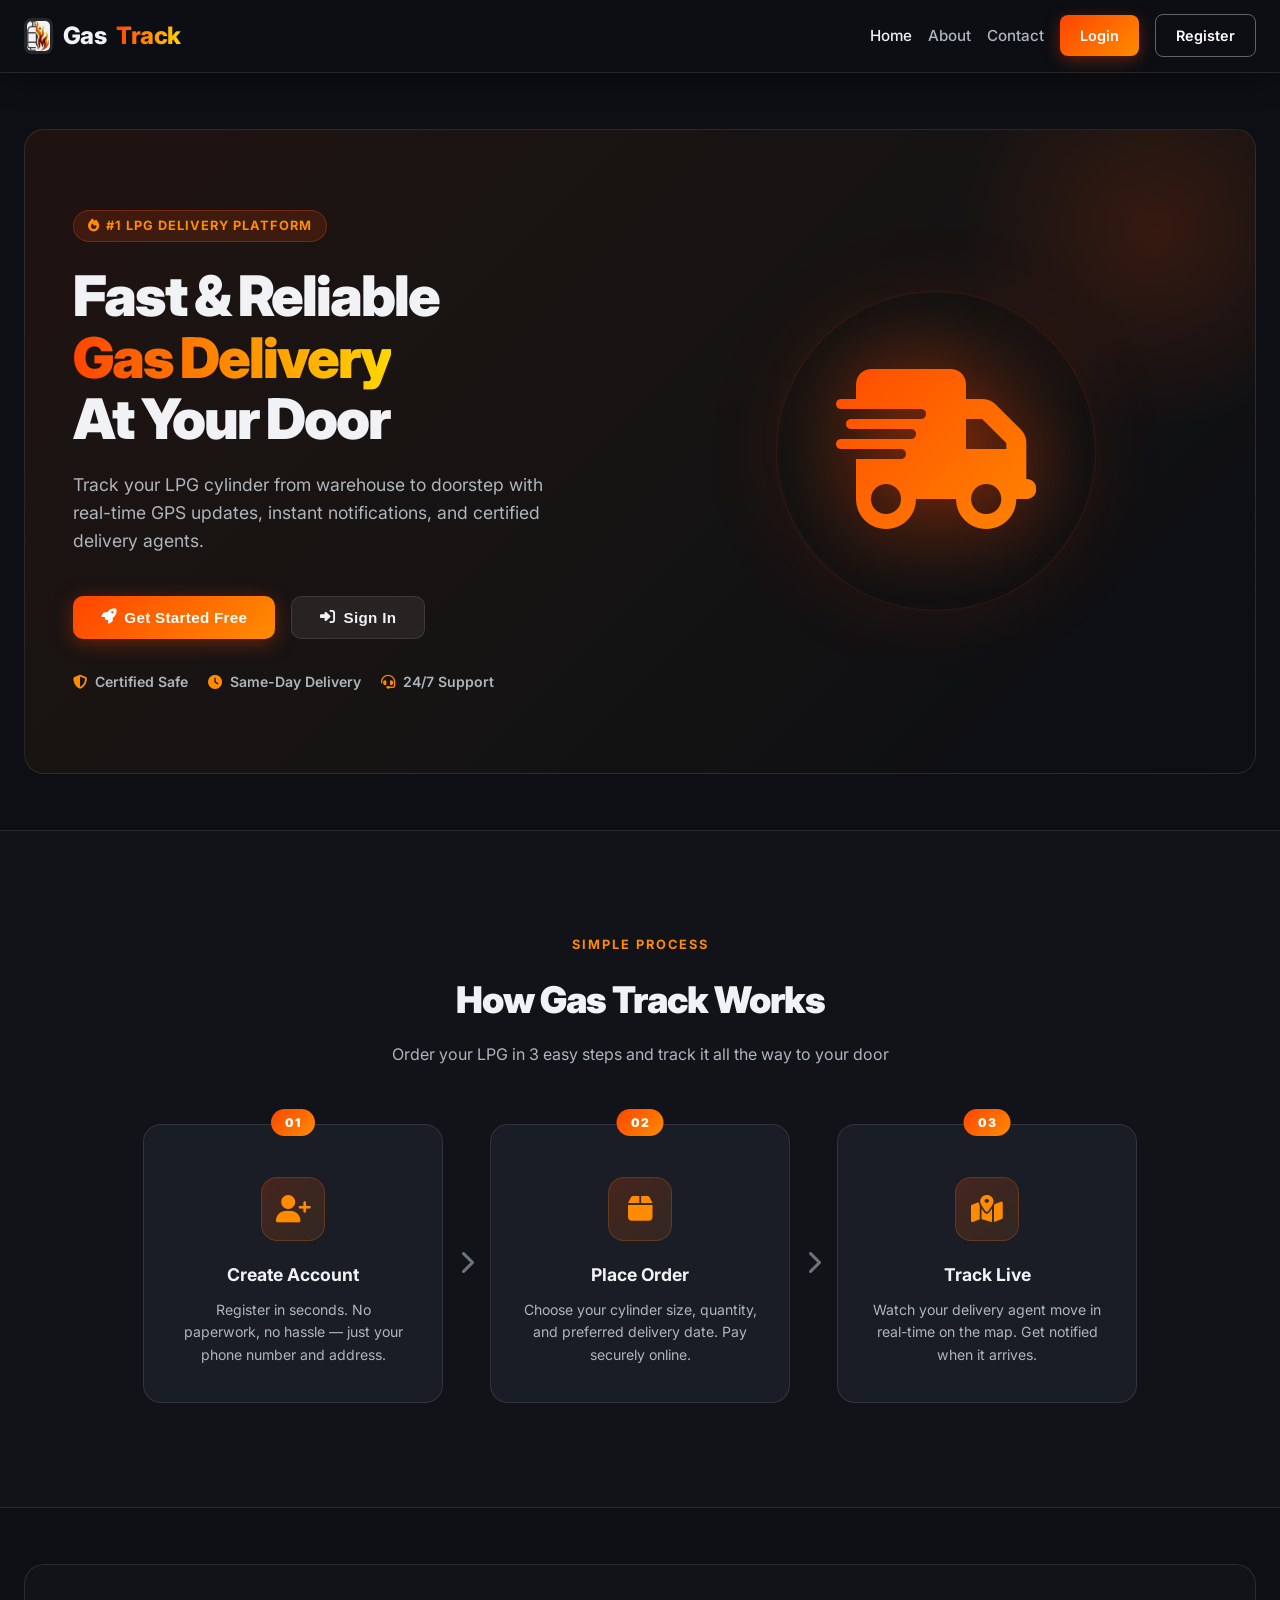
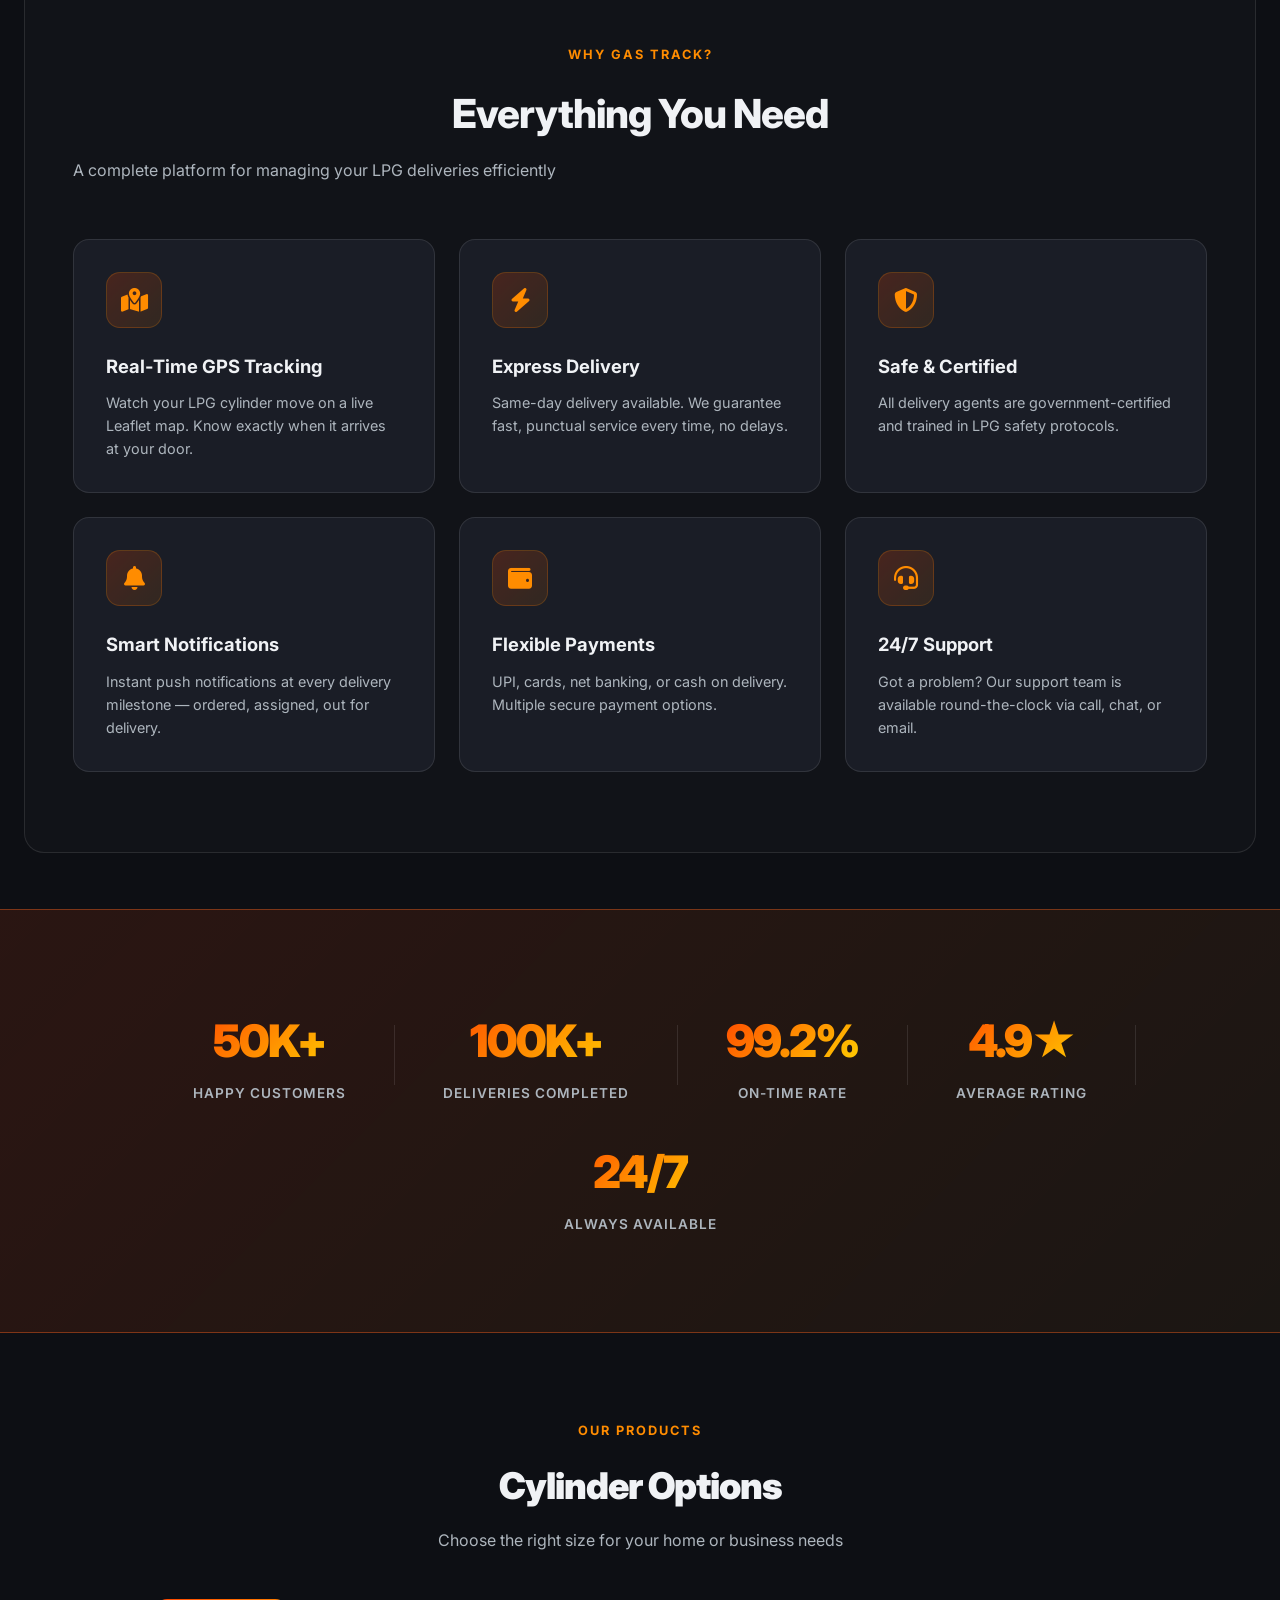
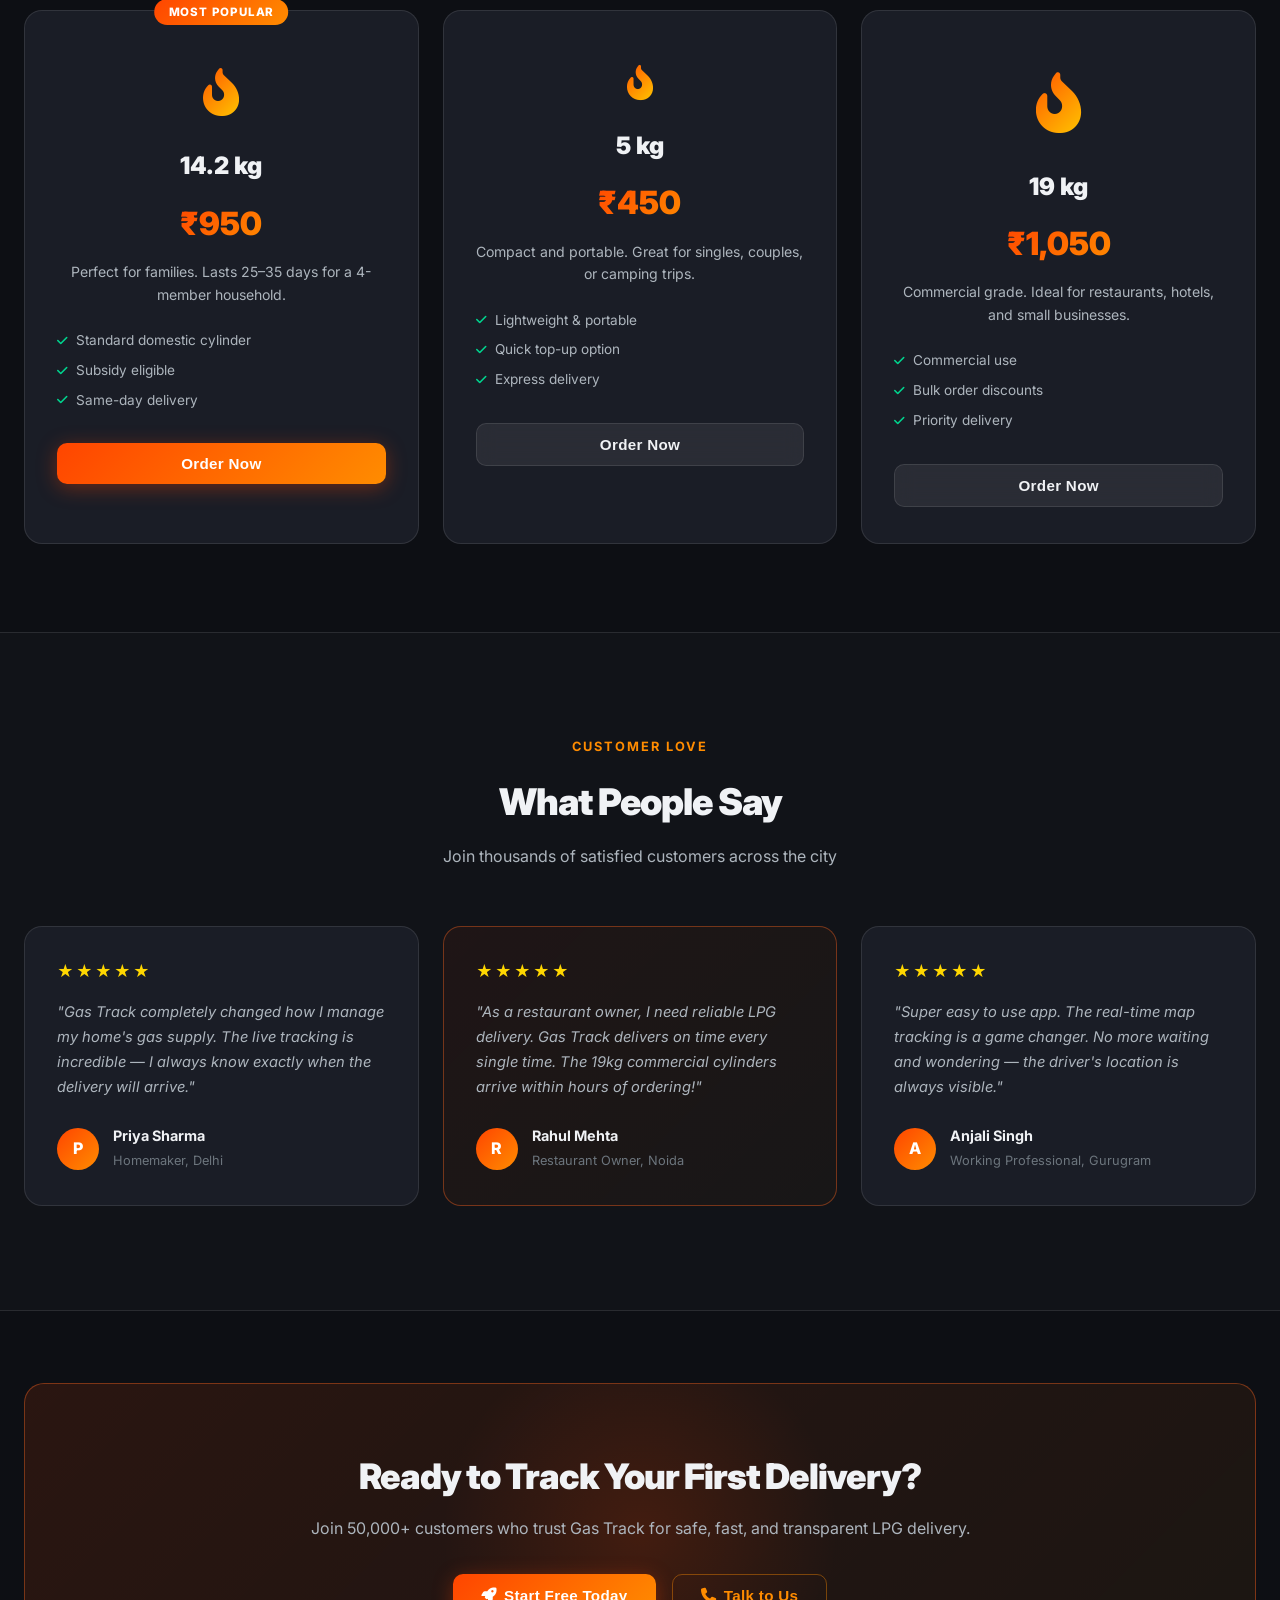
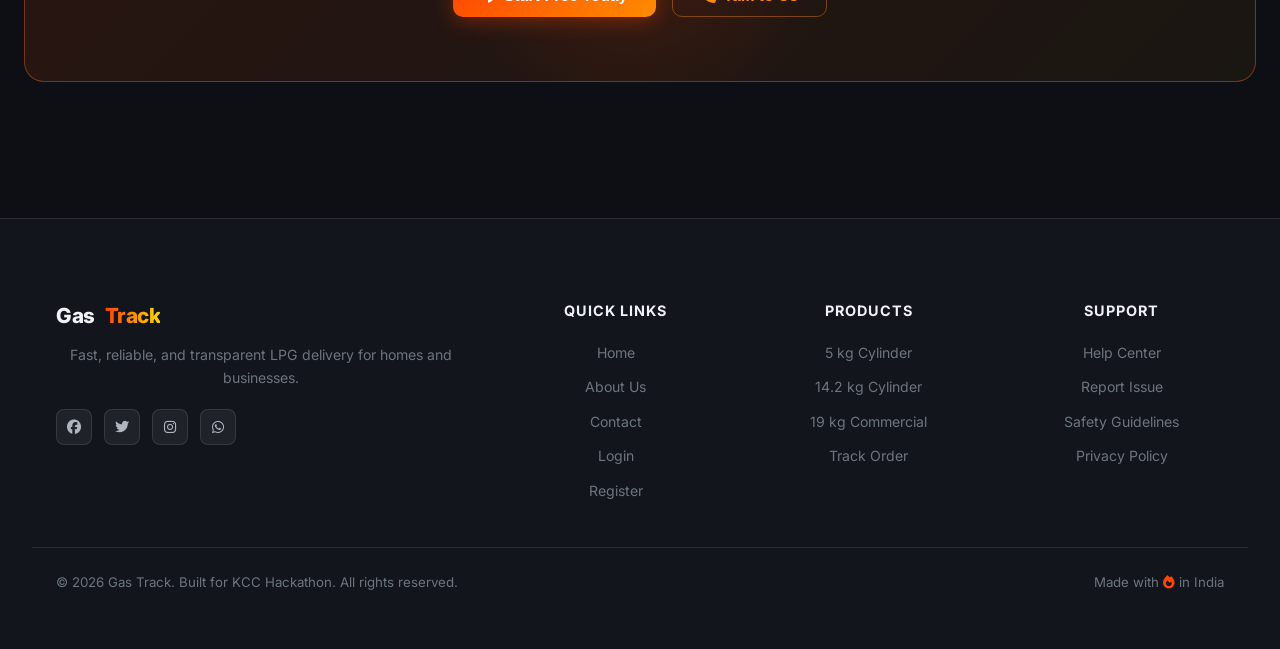
<file: index.html>
<!DOCTYPE html>
<html lang="en">
<head>
    <meta charset="UTF-8">
    <meta name="viewport" content="width=device-width, initial-scale=1.0">
    <title>Gas Track - Fast & Reliable LPG Delivery</title>
    <meta name="description" content="Gas Track — real-time LPG cylinder delivery tracking. Order, track, and receive your gas at the doorstep.">
    <link rel="stylesheet" href="https://cdnjs.cloudflare.com/ajax/libs/font-awesome/6.4.0/css/all.min.css">
    <link rel="stylesheet" href="style.css">
</head>
<body>
    <nav class="navbar">
        <div class="nav-content">
            <div class="logo">
                <img src="logo.PNG" alt="Logo" class="nav-logo">
                Gas<span>Track</span>
            </div>
            <div class="nav-links">
                <a href="index.html" class="nav-link active">Home</a>
                <a href="about.html" class="nav-link">About</a>
                <a href="contact.html" class="nav-link">Contact</a>
                <a href="login.html" class="nav-btn">Login</a>
                <a href="register.html" class="nav-btn nav-btn-outline">Register</a>
            </div>
            <button class="hamburger" id="hamburger" onclick="toggleMobileMenu()">
                <i class="fas fa-bars"></i>
            </button>
        </div>
        <div class="mobile-menu" id="mobileMenu">
            <a href="index.html" class="nav-link active">Home</a>
            <a href="about.html" class="nav-link">About</a>
            <a href="contact.html" class="nav-link">Contact</a>
            <a href="login.html" class="nav-link">Login</a>
            <a href="register.html" class="nav-link">Register</a>
        </div>
    </nav>

    <!-- ── Hero ── -->
    <div class="container">
        <section class="hero">
            <div class="hero-content">
                <div class="hero-badge"><i class="fas fa-fire"></i> #1 LPG Delivery Platform</div>
                <h1>
                    Fast &amp; Reliable<br>
                    <span class="gradient-text">Gas Delivery</span><br>
                    At Your Door
                </h1>
                <p>Track your LPG cylinder from warehouse to doorstep with real-time GPS updates, instant notifications, and certified delivery agents.</p>
                <div class="hero-buttons">
                    <button class="btn btn-primary" onclick="goTo('register.html')">
                        <i class="fas fa-rocket"></i> Get Started Free
                    </button>
                    <button class="btn btn-secondary" onclick="goTo('login.html')">
                        <i class="fas fa-sign-in-alt"></i> Sign In
                    </button>
                </div>
                <div class="hero-trust">
                    <div class="trust-item"><i class="fas fa-shield-halved"></i> Certified Safe</div>
                    <div class="trust-item"><i class="fas fa-clock"></i> Same-Day Delivery</div>
                    <div class="trust-item"><i class="fas fa-headset"></i> 24/7 Support</div>
                </div>
            </div>
            <div class="hero-image">
                <div class="hero-glow-ring">
                    <div class="illustration"><i class="fas fa-truck-fast"></i></div>
                </div>
            </div>
        </section>
    </div>

    <!-- ── How It Works ── -->
    <section class="how-it-works">
        <div class="container">
            <div class="section-label">Simple Process</div>
            <h2 class="section-title">How Gas Track Works</h2>
            <p class="section-subtitle">Order your LPG in 3 easy steps and track it all the way to your door</p>
            <div class="steps-grid">
                <div class="step-card">
                    <div class="step-number">01</div>
                    <div class="step-icon"><i class="fas fa-user-plus"></i></div>
                    <h3>Create Account</h3>
                    <p>Register in seconds. No paperwork, no hassle — just your phone number and address.</p>
                </div>
                <div class="step-connector"><i class="fas fa-chevron-right"></i></div>
                <div class="step-card">
                    <div class="step-number">02</div>
                    <div class="step-icon"><i class="fas fa-box"></i></div>
                    <h3>Place Order</h3>
                    <p>Choose your cylinder size, quantity, and preferred delivery date. Pay securely online.</p>
                </div>
                <div class="step-connector"><i class="fas fa-chevron-right"></i></div>
                <div class="step-card">
                    <div class="step-number">03</div>
                    <div class="step-icon"><i class="fas fa-map-location-dot"></i></div>
                    <h3>Track Live</h3>
                    <p>Watch your delivery agent move in real-time on the map. Get notified when it arrives.</p>
                </div>
            </div>
        </div>
    </section>

    <!-- ── Features ── -->
    <div class="container">
        <section class="features">
            <div class="section-label">Why Gas Track?</div>
            <h2 class="section-title">Everything You Need</h2>
            <p class="section-subtitle">A complete platform for managing your LPG deliveries efficiently</p>
            <div class="features-grid">
                <div class="feature-card">
                    <div class="feature-icon"><i class="fas fa-map-location-dot"></i></div>
                    <h3>Real-Time GPS Tracking</h3>
                    <p>Watch your LPG cylinder move on a live Leaflet map. Know exactly when it arrives at your door.</p>
                </div>
                <div class="feature-card">
                    <div class="feature-icon"><i class="fas fa-bolt"></i></div>
                    <h3>Express Delivery</h3>
                    <p>Same-day delivery available. We guarantee fast, punctual service every time, no delays.</p>
                </div>
                <div class="feature-card">
                    <div class="feature-icon"><i class="fas fa-shield-halved"></i></div>
                    <h3>Safe &amp; Certified</h3>
                    <p>All delivery agents are government-certified and trained in LPG safety protocols.</p>
                </div>
                <div class="feature-card">
                    <div class="feature-icon"><i class="fas fa-bell"></i></div>
                    <h3>Smart Notifications</h3>
                    <p>Instant push notifications at every delivery milestone — ordered, assigned, out for delivery.</p>
                </div>
                <div class="feature-card">
                    <div class="feature-icon"><i class="fas fa-wallet"></i></div>
                    <h3>Flexible Payments</h3>
                    <p>UPI, cards, net banking, or cash on delivery. Multiple secure payment options.</p>
                </div>
                <div class="feature-card">
                    <div class="feature-icon"><i class="fas fa-headset"></i></div>
                    <h3>24/7 Support</h3>
                    <p>Got a problem? Our support team is available round-the-clock via call, chat, or email.</p>
                </div>
            </div>
        </section>
    </div>

    <!-- ── Stats ── -->
    <section class="stats-banner">
        <div class="container">
            <div class="stats-inner">
                <div class="stat-item">
                    <h3>50K+</h3>
                    <p>Happy Customers</p>
                </div>
                <div class="stat-divider"></div>
                <div class="stat-item">
                    <h3>100K+</h3>
                    <p>Deliveries Completed</p>
                </div>
                <div class="stat-divider"></div>
                <div class="stat-item">
                    <h3>99.2%</h3>
                    <p>On-Time Rate</p>
                </div>
                <div class="stat-divider"></div>
                <div class="stat-item">
                    <h3>4.9★</h3>
                    <p>Average Rating</p>
                </div>
                <div class="stat-divider"></div>
                <div class="stat-item">
                    <h3>24/7</h3>
                    <p>Always Available</p>
                </div>
            </div>
        </div>
    </section>

    <!-- ── Cylinder Types ── -->
    <div class="container">
        <section class="cylinders-section">
            <div class="section-label">Our Products</div>
            <h2 class="section-title">Cylinder Options</h2>
            <p class="section-subtitle">Choose the right size for your home or business needs</p>
            <div class="cylinders-grid">
                <div class="cylinder-card">
                    <div class="cylinder-icon"><i class="fas fa-fire-flame-curved"></i></div>
                    <div class="cylinder-badge popular">Most Popular</div>
                    <h3>14.2 kg</h3>
                    <div class="cylinder-price">₹950</div>
                    <p>Perfect for families. Lasts 25–35 days for a 4-member household.</p>
                    <ul class="cylinder-features">
                        <li><i class="fas fa-check"></i> Standard domestic cylinder</li>
                        <li><i class="fas fa-check"></i> Subsidy eligible</li>
                        <li><i class="fas fa-check"></i> Same-day delivery</li>
                    </ul>
                    <button class="btn btn-primary" onclick="goTo('register.html')">Order Now</button>
                </div>
                <div class="cylinder-card">
                    <div class="cylinder-icon small"><i class="fas fa-fire-flame-curved"></i></div>
                    <h3>5 kg</h3>
                    <div class="cylinder-price">₹450</div>
                    <p>Compact and portable. Great for singles, couples, or camping trips.</p>
                    <ul class="cylinder-features">
                        <li><i class="fas fa-check"></i> Lightweight & portable</li>
                        <li><i class="fas fa-check"></i> Quick top-up option</li>
                        <li><i class="fas fa-check"></i> Express delivery</li>
                    </ul>
                    <button class="btn btn-secondary" onclick="goTo('register.html')">Order Now</button>
                </div>
                <div class="cylinder-card">
                    <div class="cylinder-icon large"><i class="fas fa-fire-flame-curved"></i></div>
                    <h3>19 kg</h3>
                    <div class="cylinder-price">₹1,050</div>
                    <p>Commercial grade. Ideal for restaurants, hotels, and small businesses.</p>
                    <ul class="cylinder-features">
                        <li><i class="fas fa-check"></i> Commercial use</li>
                        <li><i class="fas fa-check"></i> Bulk order discounts</li>
                        <li><i class="fas fa-check"></i> Priority delivery</li>
                    </ul>
                    <button class="btn btn-secondary" onclick="goTo('register.html')">Order Now</button>
                </div>
            </div>
        </section>
    </div>

    <!-- ── Testimonials ── -->
    <section class="testimonials-section">
        <div class="container">
            <div class="section-label">Customer Love</div>
            <h2 class="section-title">What People Say</h2>
            <p class="section-subtitle">Join thousands of satisfied customers across the city</p>
            <div class="testimonials-grid">
                <div class="testimonial-card">
                    <div class="testimonial-stars">★★★★★</div>
                    <p>"Gas Track completely changed how I manage my home's gas supply. The live tracking is incredible — I always know exactly when the delivery will arrive."</p>
                    <div class="testimonial-author">
                        <div class="author-avatar">P</div>
                        <div class="author-info">
                            <strong>Priya Sharma</strong>
                            <span>Homemaker, Delhi</span>
                        </div>
                    </div>
                </div>
                <div class="testimonial-card featured">
                    <div class="testimonial-stars">★★★★★</div>
                    <p>"As a restaurant owner, I need reliable LPG delivery. Gas Track delivers on time every single time. The 19kg commercial cylinders arrive within hours of ordering!"</p>
                    <div class="testimonial-author">
                        <div class="author-avatar">R</div>
                        <div class="author-info">
                            <strong>Rahul Mehta</strong>
                            <span>Restaurant Owner, Noida</span>
                        </div>
                    </div>
                </div>
                <div class="testimonial-card">
                    <div class="testimonial-stars">★★★★★</div>
                    <p>"Super easy to use app. The real-time map tracking is a game changer. No more waiting and wondering — the driver's location is always visible."</p>
                    <div class="testimonial-author">
                        <div class="author-avatar">A</div>
                        <div class="author-info">
                            <strong>Anjali Singh</strong>
                            <span>Working Professional, Gurugram</span>
                        </div>
                    </div>
                </div>
            </div>
        </div>
    </section>

    <!-- ── CTA Banner ── -->
    <div class="container">
        <section class="cta-section">
            <div class="cta-glow"></div>
            <div class="cta-content">
                <h2>Ready to Track Your First Delivery?</h2>
                <p>Join 50,000+ customers who trust Gas Track for safe, fast, and transparent LPG delivery.</p>
                <div class="cta-buttons">
                    <button class="btn btn-primary" onclick="goTo('register.html')">
                        <i class="fas fa-rocket"></i> Start Free Today
                    </button>
                    <button class="btn btn-ghost" onclick="goTo('contact.html')">
                        <i class="fas fa-phone"></i> Talk to Us
                    </button>
                </div>
            </div>
        </section>
    </div>

    <footer class="footer">
        <div class="footer-content">
            <div class="footer-brand">
                <div class="logo" style="font-size:1.3rem;">Gas<span>Track</span></div>
                <p>Fast, reliable, and transparent LPG delivery for homes and businesses.</p>
                <div class="footer-social">
                    <a href="#"><i class="fab fa-facebook"></i></a>
                    <a href="#"><i class="fab fa-twitter"></i></a>
                    <a href="#"><i class="fab fa-instagram"></i></a>
                    <a href="#"><i class="fab fa-whatsapp"></i></a>
                </div>
            </div>
            <div class="footer-links">
                <h4>Quick Links</h4>
                <a href="index.html">Home</a>
                <a href="about.html">About Us</a>
                <a href="contact.html">Contact</a>
                <a href="login.html">Login</a>
                <a href="register.html">Register</a>
            </div>
            <div class="footer-links">
                <h4>Products</h4>
                <a href="register.html">5 kg Cylinder</a>
                <a href="register.html">14.2 kg Cylinder</a>
                <a href="register.html">19 kg Commercial</a>
                <a href="track.html">Track Order</a>
            </div>
            <div class="footer-links">
                <h4>Support</h4>
                <a href="contact.html">Help Center</a>
                <a href="contact.html">Report Issue</a>
                <a href="#">Safety Guidelines</a>
                <a href="#">Privacy Policy</a>
            </div>
        </div>
        <div class="footer-bottom">
            <p>&copy; 2026 Gas Track. Built for KCC Hackathon. All rights reserved.</p>
            <p>Made with <i class="fas fa-fire" style="color:var(--flame-1);"></i> in India</p>
        </div>
    </footer>

    <script src="script.js"></script>
    <script>
        function toggleMobileMenu() {
            const menu = document.getElementById('mobileMenu');
            menu.classList.toggle('open');
        }
    </script>
</body>
</html>
</file>
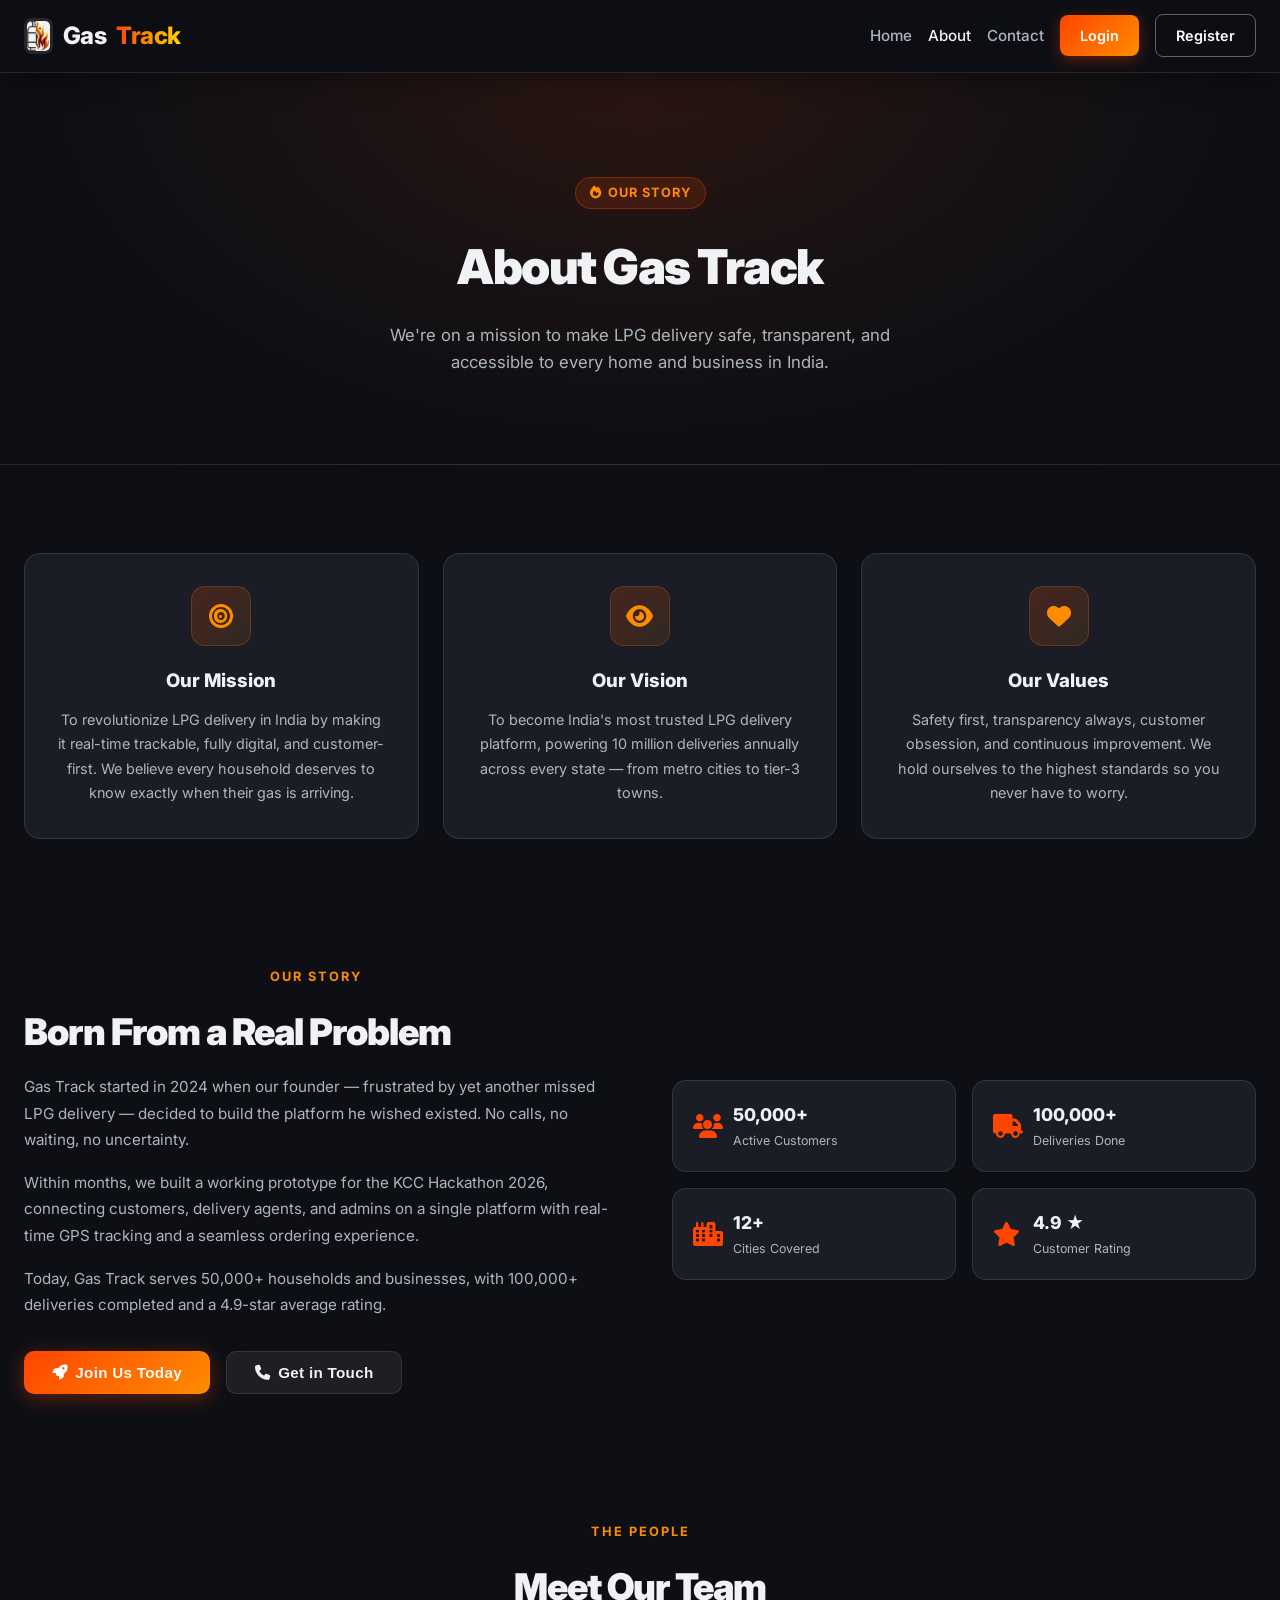
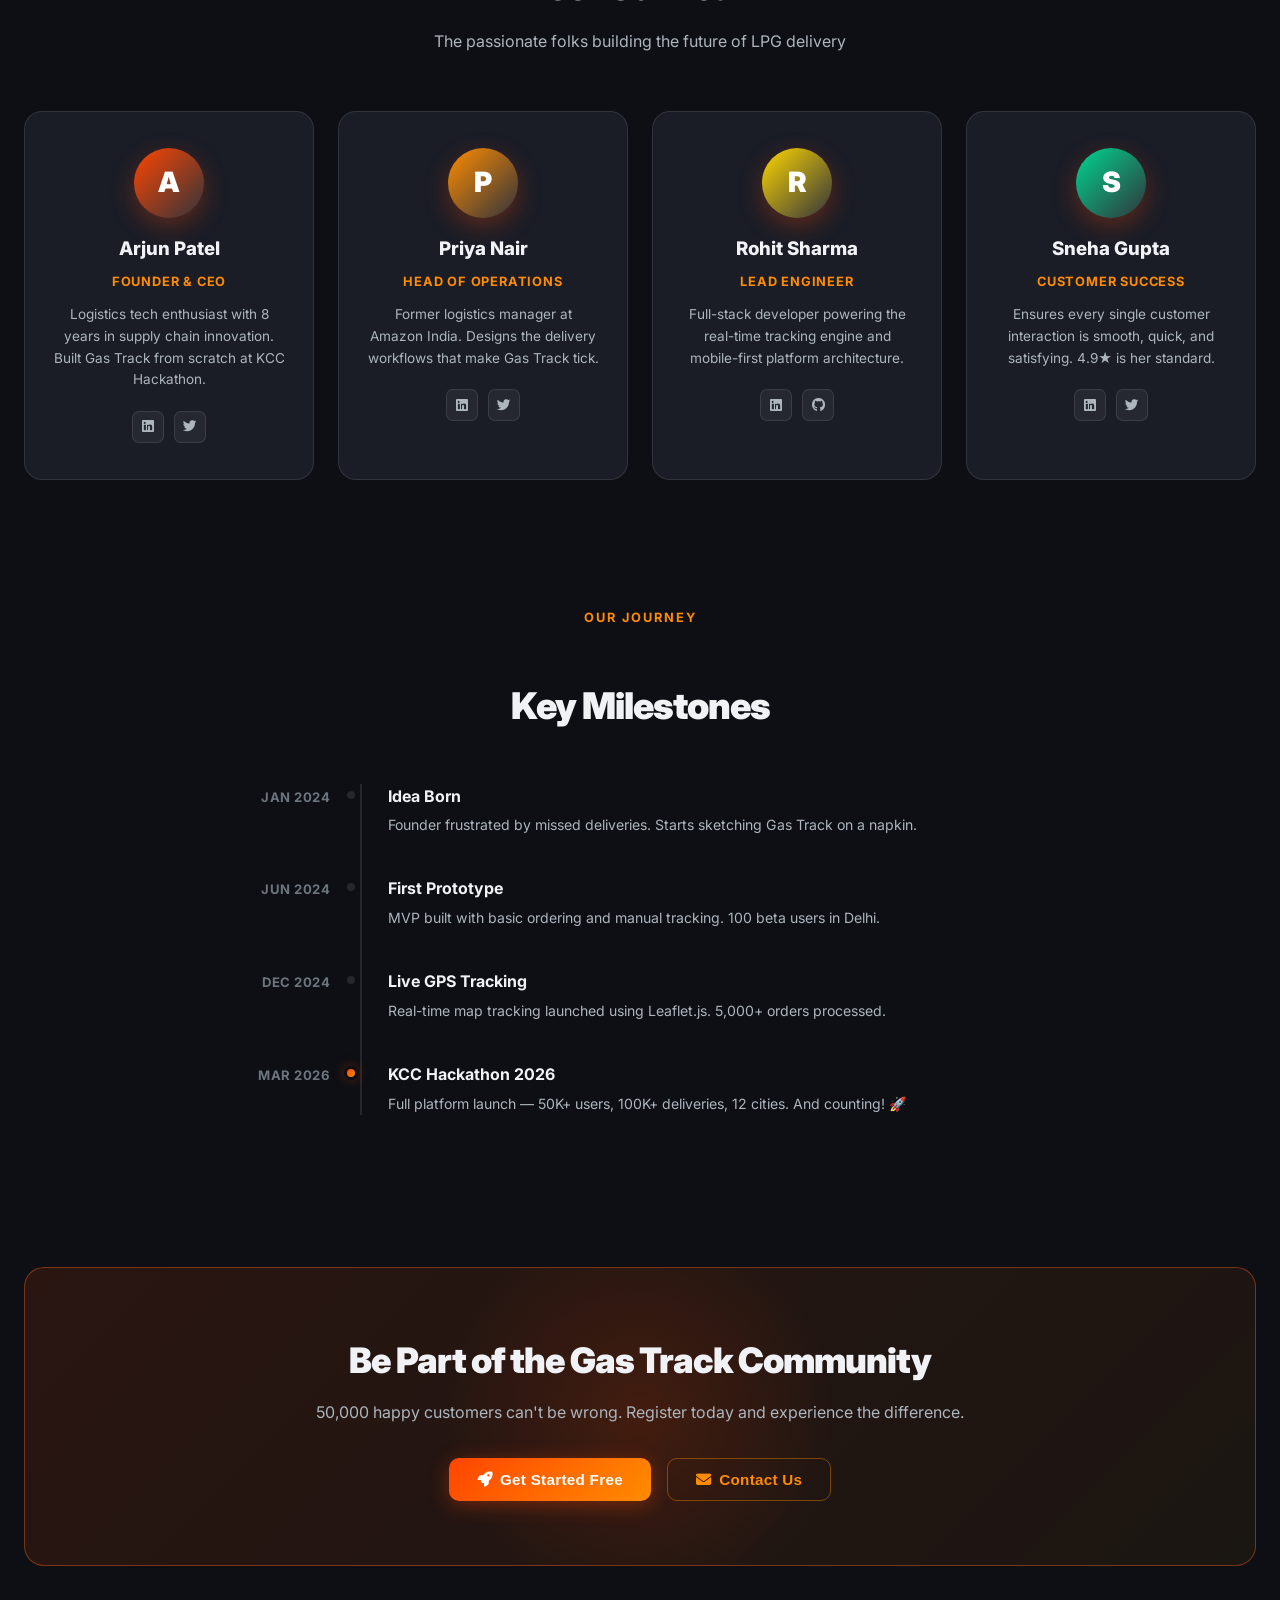
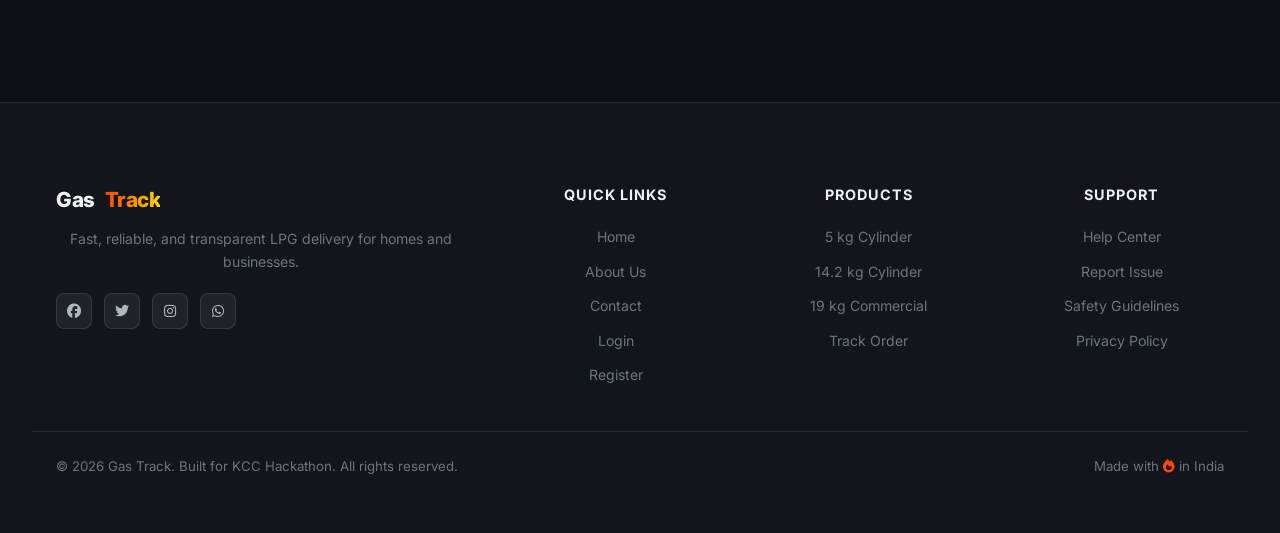
<file: about.html>
<!DOCTYPE html>
<html lang="en">
<head>
    <meta charset="UTF-8">
    <meta name="viewport" content="width=device-width, initial-scale=1.0">
    <title>About Us - Gas Track</title>
    <meta name="description" content="Learn about Gas Track — our mission, team, and commitment to safe, reliable LPG delivery.">
    <link rel="stylesheet" href="https://cdnjs.cloudflare.com/ajax/libs/font-awesome/6.4.0/css/all.min.css">
    <link rel="stylesheet" href="style.css">
</head>
<body>
    <nav class="navbar">
        <div class="nav-content">
            <div class="logo">
                <img src="logo.PNG" alt="Logo" class="nav-logo">
                Gas<span>Track</span>
            </div>
            <div class="nav-links">
                <a href="index.html" class="nav-link">Home</a>
                <a href="about.html" class="nav-link active">About</a>
                <a href="contact.html" class="nav-link">Contact</a>
                <a href="login.html" class="nav-btn">Login</a>
                <a href="register.html" class="nav-btn nav-btn-outline">Register</a>
            </div>
            <button class="hamburger" id="hamburger" onclick="toggleMobileMenu()">
                <i class="fas fa-bars"></i>
            </button>
        </div>
        <div class="mobile-menu" id="mobileMenu">
            <a href="index.html" class="nav-link">Home</a>
            <a href="about.html" class="nav-link active">About</a>
            <a href="contact.html" class="nav-link">Contact</a>
            <a href="login.html" class="nav-link">Login</a>
            <a href="register.html" class="nav-link">Register</a>
        </div>
    </nav>

    <!-- ── Page Hero ── -->
    <section class="page-hero">
        <div class="container">
            <div class="page-hero-content">
                <div class="hero-badge"><i class="fas fa-fire"></i> Our Story</div>
                <h1>About <span class="gradient-text">Gas Track</span></h1>
                <p>We're on a mission to make LPG delivery safe, transparent, and accessible to every home and business in India.</p>
            </div>
        </div>
    </section>

    <div class="container">

        <!-- ── Mission / Vision ── -->
        <section class="mission-section">
            <div class="mission-grid">
                <div class="mission-card">
                    <div class="mission-icon"><i class="fas fa-bullseye"></i></div>
                    <h3>Our Mission</h3>
                    <p>To revolutionize LPG delivery in India by making it real-time trackable, fully digital, and customer-first. We believe every household deserves to know exactly when their gas is arriving.</p>
                </div>
                <div class="mission-card">
                    <div class="mission-icon"><i class="fas fa-eye"></i></div>
                    <h3>Our Vision</h3>
                    <p>To become India's most trusted LPG delivery platform, powering 10 million deliveries annually across every state — from metro cities to tier-3 towns.</p>
                </div>
                <div class="mission-card">
                    <div class="mission-icon"><i class="fas fa-heart"></i></div>
                    <h3>Our Values</h3>
                    <p>Safety first, transparency always, customer obsession, and continuous improvement. We hold ourselves to the highest standards so you never have to worry.</p>
                </div>
            </div>
        </section>

        <!-- ── Story ── -->
        <section class="story-section">
            <div class="story-grid">
                <div class="story-text">
                    <div class="section-label">Our Story</div>
                    <h2 class="section-title">Born From a Real Problem</h2>
                    <p>Gas Track started in 2024 when our founder — frustrated by yet another missed LPG delivery — decided to build the platform he wished existed. No calls, no waiting, no uncertainty.</p>
                    <p style="margin-top:1rem;">Within months, we built a working prototype for the KCC Hackathon 2026, connecting customers, delivery agents, and admins on a single platform with real-time GPS tracking and a seamless ordering experience.</p>
                    <p style="margin-top:1rem;">Today, Gas Track serves 50,000+ households and businesses, with 100,000+ deliveries completed and a 4.9-star average rating.</p>
                    <div style="margin-top:2rem;display:flex;gap:1rem;flex-wrap:wrap;">
                        <button class="btn btn-primary" onclick="goTo('register.html')">
                            <i class="fas fa-rocket"></i> Join Us Today
                        </button>
                        <button class="btn btn-secondary" onclick="goTo('contact.html')">
                            <i class="fas fa-phone"></i> Get in Touch
                        </button>
                    </div>
                </div>
                <div class="story-visual">
                    <div class="story-card-stack">
                        <div class="story-stat-card" style="--delay:0s;">
                            <i class="fas fa-users"></i>
                            <div>
                                <h4>50,000+</h4>
                                <p>Active Customers</p>
                            </div>
                        </div>
                        <div class="story-stat-card" style="--delay:0.1s;">
                            <i class="fas fa-truck"></i>
                            <div>
                                <h4>100,000+</h4>
                                <p>Deliveries Done</p>
                            </div>
                        </div>
                        <div class="story-stat-card" style="--delay:0.2s;">
                            <i class="fas fa-city"></i>
                            <div>
                                <h4>12+</h4>
                                <p>Cities Covered</p>
                            </div>
                        </div>
                        <div class="story-stat-card" style="--delay:0.3s;">
                            <i class="fas fa-star"></i>
                            <div>
                                <h4>4.9 ★</h4>
                                <p>Customer Rating</p>
                            </div>
                        </div>
                    </div>
                </div>
            </div>
        </section>

        <!-- ── Team ── -->
        <section class="team-section">
            <div class="section-label">The People</div>
            <h2 class="section-title">Meet Our Team</h2>
            <p class="section-subtitle">The passionate folks building the future of LPG delivery</p>
            <div class="team-grid">
                <div class="team-card">
                    <div class="team-avatar" style="--color:#ff4500;">A</div>
                    <h3>Arjun Patel</h3>
                    <span class="team-role">Founder & CEO</span>
                    <p>Logistics tech enthusiast with 8 years in supply chain innovation. Built Gas Track from scratch at KCC Hackathon.</p>
                    <div class="team-social">
                        <a href="#"><i class="fab fa-linkedin"></i></a>
                        <a href="#"><i class="fab fa-twitter"></i></a>
                    </div>
                </div>
                <div class="team-card">
                    <div class="team-avatar" style="--color:#ff8c00;">P</div>
                    <h3>Priya Nair</h3>
                    <span class="team-role">Head of Operations</span>
                    <p>Former logistics manager at Amazon India. Designs the delivery workflows that make Gas Track tick.</p>
                    <div class="team-social">
                        <a href="#"><i class="fab fa-linkedin"></i></a>
                        <a href="#"><i class="fab fa-twitter"></i></a>
                    </div>
                </div>
                <div class="team-card">
                    <div class="team-avatar" style="--color:#ffd700;">R</div>
                    <h3>Rohit Sharma</h3>
                    <span class="team-role">Lead Engineer</span>
                    <p>Full-stack developer powering the real-time tracking engine and mobile-first platform architecture.</p>
                    <div class="team-social">
                        <a href="#"><i class="fab fa-linkedin"></i></a>
                        <a href="#"><i class="fab fa-github"></i></a>
                    </div>
                </div>
                <div class="team-card">
                    <div class="team-avatar" style="--color:#00d68f;">S</div>
                    <h3>Sneha Gupta</h3>
                    <span class="team-role">Customer Success</span>
                    <p>Ensures every single customer interaction is smooth, quick, and satisfying. 4.9★ is her standard.</p>
                    <div class="team-social">
                        <a href="#"><i class="fab fa-linkedin"></i></a>
                        <a href="#"><i class="fab fa-twitter"></i></a>
                    </div>
                </div>
            </div>
        </section>

        <!-- ── Milestones ── -->
        <section class="milestones-section">
            <div class="section-label">Our Journey</div>
            <h2 class="section-title">Key Milestones</h2>
            <div class="milestones-timeline">
                <div class="milestone-item">
                    <div class="milestone-date">Jan 2024</div>
                    <div class="milestone-dot"></div>
                    <div class="milestone-content">
                        <h4>Idea Born</h4>
                        <p>Founder frustrated by missed deliveries. Starts sketching Gas Track on a napkin.</p>
                    </div>
                </div>
                <div class="milestone-item">
                    <div class="milestone-date">Jun 2024</div>
                    <div class="milestone-dot"></div>
                    <div class="milestone-content">
                        <h4>First Prototype</h4>
                        <p>MVP built with basic ordering and manual tracking. 100 beta users in Delhi.</p>
                    </div>
                </div>
                <div class="milestone-item">
                    <div class="milestone-date">Dec 2024</div>
                    <div class="milestone-dot"></div>
                    <div class="milestone-content">
                        <h4>Live GPS Tracking</h4>
                        <p>Real-time map tracking launched using Leaflet.js. 5,000+ orders processed.</p>
                    </div>
                </div>
                <div class="milestone-item">
                    <div class="milestone-date">Mar 2026</div>
                    <div class="milestone-dot active"></div>
                    <div class="milestone-content">
                        <h4>KCC Hackathon 2026</h4>
                        <p>Full platform launch — 50K+ users, 100K+ deliveries, 12 cities. And counting! 🚀</p>
                    </div>
                </div>
            </div>
        </section>

        <!-- ── CTA ── -->
        <section class="cta-section" style="margin-bottom:3rem;">
            <div class="cta-glow"></div>
            <div class="cta-content">
                <h2>Be Part of the Gas Track Community</h2>
                <p>50,000 happy customers can't be wrong. Register today and experience the difference.</p>
                <div class="cta-buttons">
                    <button class="btn btn-primary" onclick="goTo('register.html')">
                        <i class="fas fa-rocket"></i> Get Started Free
                    </button>
                    <button class="btn btn-ghost" onclick="goTo('contact.html')">
                        <i class="fas fa-envelope"></i> Contact Us
                    </button>
                </div>
            </div>
        </section>
    </div>

    <footer class="footer">
        <div class="footer-content">
            <div class="footer-brand">
                <div class="logo" style="font-size:1.3rem;">Gas<span>Track</span></div>
                <p>Fast, reliable, and transparent LPG delivery for homes and businesses.</p>
                <div class="footer-social">
                    <a href="#"><i class="fab fa-facebook"></i></a>
                    <a href="#"><i class="fab fa-twitter"></i></a>
                    <a href="#"><i class="fab fa-instagram"></i></a>
                    <a href="#"><i class="fab fa-whatsapp"></i></a>
                </div>
            </div>
            <div class="footer-links">
                <h4>Quick Links</h4>
                <a href="index.html">Home</a>
                <a href="about.html">About Us</a>
                <a href="contact.html">Contact</a>
                <a href="login.html">Login</a>
                <a href="register.html">Register</a>
            </div>
            <div class="footer-links">
                <h4>Products</h4>
                <a href="register.html">5 kg Cylinder</a>
                <a href="register.html">14.2 kg Cylinder</a>
                <a href="register.html">19 kg Commercial</a>
                <a href="track.html">Track Order</a>
            </div>
            <div class="footer-links">
                <h4>Support</h4>
                <a href="contact.html">Help Center</a>
                <a href="contact.html">Report Issue</a>
                <a href="#">Safety Guidelines</a>
                <a href="#">Privacy Policy</a>
            </div>
        </div>
        <div class="footer-bottom">
            <p>&copy; 2026 Gas Track. Built for KCC Hackathon. All rights reserved.</p>
            <p>Made with <i class="fas fa-fire" style="color:var(--flame-1);"></i> in India</p>
        </div>
    </footer>

    <script src="script.js"></script>
    <script>
        function toggleMobileMenu() {
            document.getElementById('mobileMenu').classList.toggle('open');
        }
    </script>
</body>
</html>
</file>
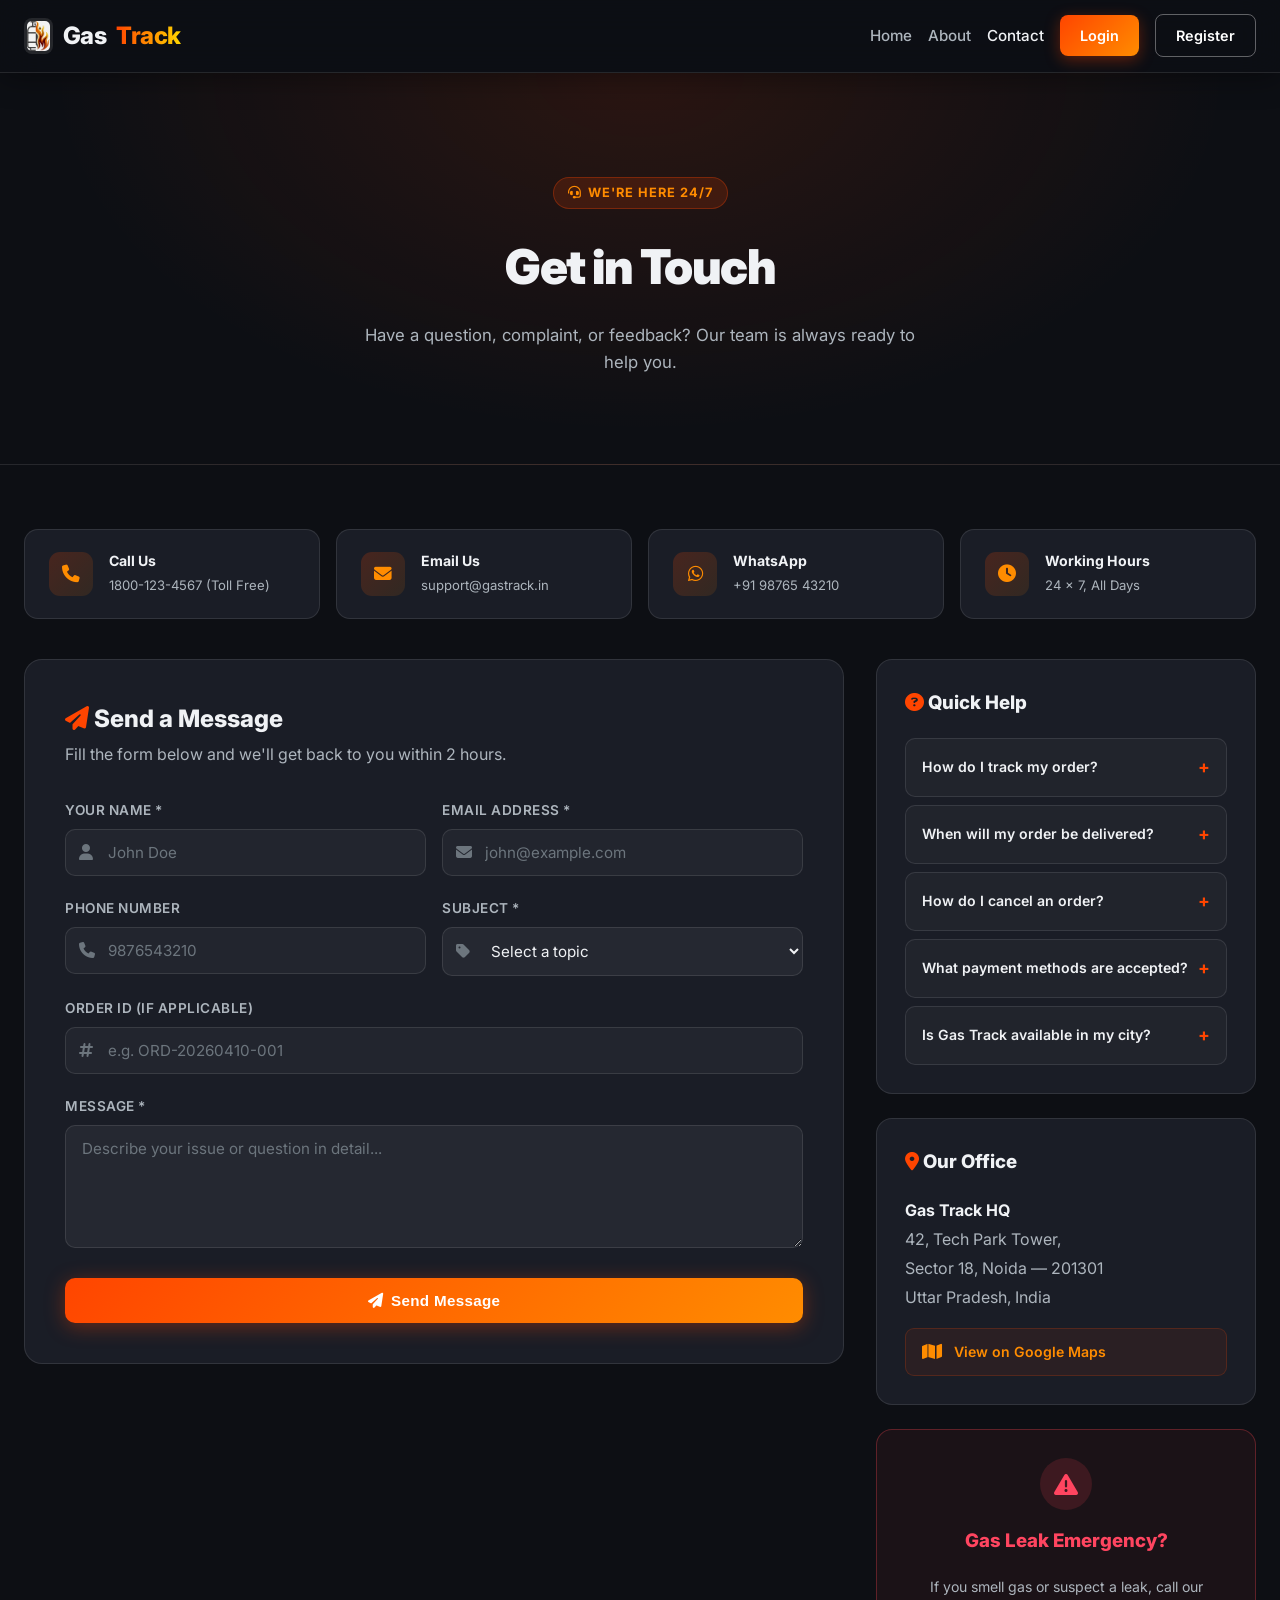
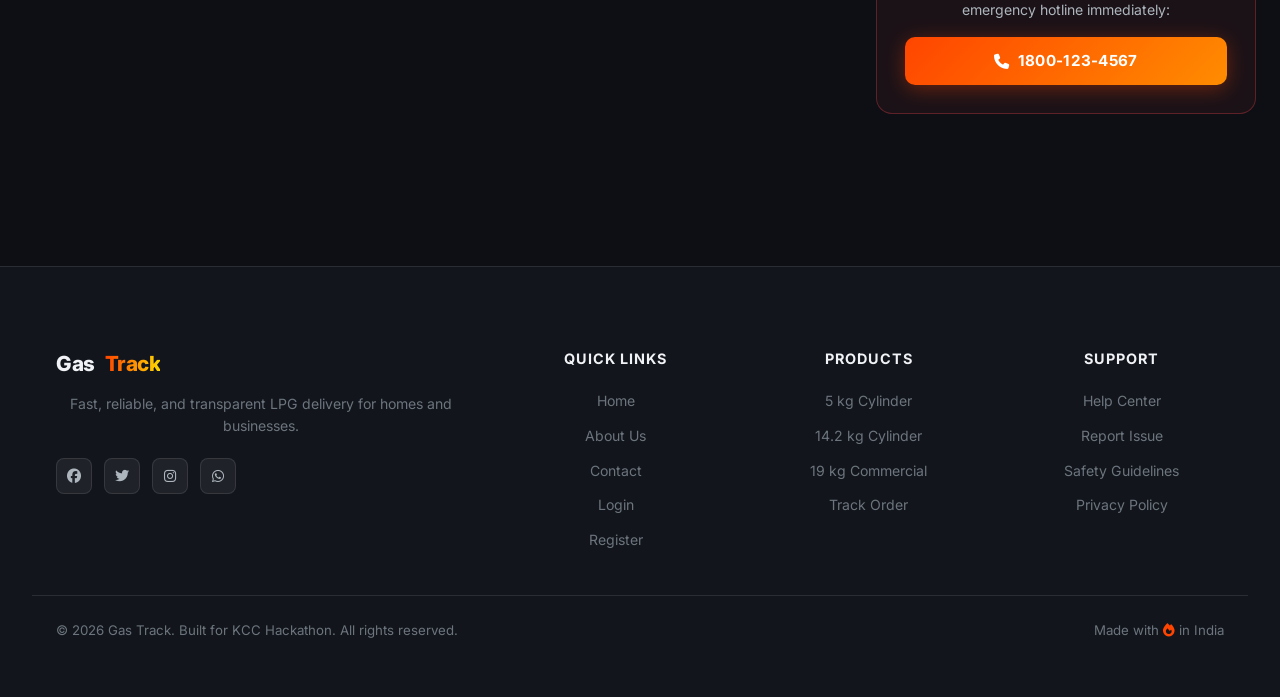
<file: contact.html>
<!DOCTYPE html>
<html lang="en">
<head>
    <meta charset="UTF-8">
    <meta name="viewport" content="width=device-width, initial-scale=1.0">
    <title>Contact Us - Gas Track</title>
    <meta name="description" content="Contact Gas Track — we're here to help 24/7. Reach us by phone, email, or the contact form.">
    <link rel="stylesheet" href="https://cdnjs.cloudflare.com/ajax/libs/font-awesome/6.4.0/css/all.min.css">
    <link rel="stylesheet" href="style.css">
</head>
<body>
    <nav class="navbar">
        <div class="nav-content">
            <div class="logo">
                <img src="logo.PNG" alt="Logo" class="nav-logo">
                Gas<span>Track</span>
            </div>
            <div class="nav-links">
                <a href="index.html" class="nav-link">Home</a>
                <a href="about.html" class="nav-link">About</a>
                <a href="contact.html" class="nav-link active">Contact</a>
                <a href="login.html" class="nav-btn">Login</a>
                <a href="register.html" class="nav-btn nav-btn-outline">Register</a>
            </div>
            <button class="hamburger" id="hamburger" onclick="toggleMobileMenu()">
                <i class="fas fa-bars"></i>
            </button>
        </div>
        <div class="mobile-menu" id="mobileMenu">
            <a href="index.html" class="nav-link">Home</a>
            <a href="about.html" class="nav-link">About</a>
            <a href="contact.html" class="nav-link active">Contact</a>
            <a href="login.html" class="nav-link">Login</a>
            <a href="register.html" class="nav-link">Register</a>
        </div>
    </nav>

    <!-- ── Page Hero ── -->
    <section class="page-hero">
        <div class="container">
            <div class="page-hero-content">
                <div class="hero-badge"><i class="fas fa-headset"></i> We're Here 24/7</div>
                <h1>Get in <span class="gradient-text">Touch</span></h1>
                <p>Have a question, complaint, or feedback? Our team is always ready to help you.</p>
            </div>
        </div>
    </section>

    <div class="container">

        <!-- ── Contact Info Bars ── -->
        <section class="contact-info-bars">
            <div class="contact-bar">
                <div class="contact-bar-icon"><i class="fas fa-phone"></i></div>
                <div class="contact-bar-text">
                    <strong>Call Us</strong>
                    <span>1800-123-4567 (Toll Free)</span>
                </div>
            </div>
            <div class="contact-bar">
                <div class="contact-bar-icon"><i class="fas fa-envelope"></i></div>
                <div class="contact-bar-text">
                    <strong>Email Us</strong>
                    <span>support@gastrack.in</span>
                </div>
            </div>
            <div class="contact-bar">
                <div class="contact-bar-icon"><i class="fab fa-whatsapp"></i></div>
                <div class="contact-bar-text">
                    <strong>WhatsApp</strong>
                    <span>+91 98765 43210</span>
                </div>
            </div>
            <div class="contact-bar">
                <div class="contact-bar-icon"><i class="fas fa-clock"></i></div>
                <div class="contact-bar-text">
                    <strong>Working Hours</strong>
                    <span>24 × 7, All Days</span>
                </div>
            </div>
        </section>

        <!-- ── Main Contact Layout ── -->
        <section class="contact-main">
            <!-- Form -->
            <div class="contact-form-card">
                <h2><i class="fas fa-paper-plane" style="color:var(--flame-1);"></i> Send a Message</h2>
                <p style="color:var(--text-light);margin-bottom:2rem;">Fill the form below and we'll get back to you within 2 hours.</p>
                <form id="contactForm" onsubmit="handleContactSubmit(event)">
                    <div class="contact-form-row">
                        <div class="form-group">
                            <label>Your Name *</label>
                            <div class="input-group">
                                <i class="fas fa-user"></i>
                                <input type="text" class="form-input" id="contactName" placeholder="John Doe" required>
                            </div>
                        </div>
                        <div class="form-group">
                            <label>Email Address *</label>
                            <div class="input-group">
                                <i class="fas fa-envelope"></i>
                                <input type="email" class="form-input" id="contactEmail" placeholder="john@example.com" required>
                            </div>
                        </div>
                    </div>
                    <div class="contact-form-row">
                        <div class="form-group">
                            <label>Phone Number</label>
                            <div class="input-group">
                                <i class="fas fa-phone"></i>
                                <input type="tel" class="form-input" id="contactPhone" placeholder="9876543210">
                            </div>
                        </div>
                        <div class="form-group">
                            <label>Subject *</label>
                            <div class="input-group">
                                <i class="fas fa-tag"></i>
                                <select class="form-input" id="contactSubject" required>
                                    <option value="">Select a topic</option>
                                    <option value="order">Order Issue</option>
                                    <option value="delivery">Delivery Problem</option>
                                    <option value="refund">Refund / Payment</option>
                                    <option value="tracking">Tracking Help</option>
                                    <option value="account">Account Support</option>
                                    <option value="other">Other</option>
                                </select>
                            </div>
                        </div>
                    </div>
                    <div class="form-group">
                        <label>Order ID (if applicable)</label>
                        <div class="input-group">
                            <i class="fas fa-hashtag"></i>
                            <input type="text" class="form-input" id="contactOrderId" placeholder="e.g. ORD-20260410-001">
                        </div>
                    </div>
                    <div class="form-group">
                        <label>Message *</label>
                        <textarea class="form-input contact-textarea" id="contactMessage" rows="5" placeholder="Describe your issue or question in detail..." required></textarea>
                    </div>
                    <button type="submit" class="btn btn-primary" style="width:100%;justify-content:center;padding:14px;">
                        <i class="fas fa-paper-plane"></i> Send Message
                    </button>
                    <div id="contactSuccess" class="contact-success" style="display:none;">
                        <i class="fas fa-check-circle"></i>
                        <strong>Message Sent!</strong> We'll reply to your email within 2 hours.
                    </div>
                </form>
            </div>

            <!-- Sidebar -->
            <div class="contact-sidebar">
                <div class="contact-sidebar-card">
                    <h3><i class="fas fa-question-circle" style="color:var(--flame-1);"></i> Quick Help</h3>
                    <div class="faq-list">
                        <div class="faq-item">
                            <details>
                                <summary>How do I track my order?</summary>
                                <p>Go to <a href="track.html" class="auth-link">Track Order</a>, enter your Order ID (e.g. ORD-20260410-001) and click Track. Your delivery will appear on the live map.</p>
                            </details>
                        </div>
                        <div class="faq-item">
                            <details>
                                <summary>When will my order be delivered?</summary>
                                <p>Most orders are delivered within 4–6 hours. Same-day delivery is available if you order before 2 PM.</p>
                            </details>
                        </div>
                        <div class="faq-item">
                            <details>
                                <summary>How do I cancel an order?</summary>
                                <p>Log in to your dashboard, go to My Orders, and select Cancel. Orders can be cancelled before "In Progress" status.</p>
                            </details>
                        </div>
                        <div class="faq-item">
                            <details>
                                <summary>What payment methods are accepted?</summary>
                                <p>We accept UPI, Debit/Credit cards, Net Banking, and Cash on Delivery.</p>
                            </details>
                        </div>
                        <div class="faq-item">
                            <details>
                                <summary>Is Gas Track available in my city?</summary>
                                <p>We currently serve 12 cities: Delhi, Noida, Gurugram, Mumbai, Pune, Bengaluru, Chennai, Hyderabad, Jaipur, Lucknow, Ahmedabad, and Kolkata.</p>
                            </details>
                        </div>
                    </div>
                </div>

                <div class="contact-sidebar-card" style="margin-top:1.5rem;">
                    <h3><i class="fas fa-map-marker-alt" style="color:var(--flame-1);"></i> Our Office</h3>
                    <p style="color:var(--text-light);line-height:1.8;">
                        <strong style="color:var(--text);">Gas Track HQ</strong><br>
                        42, Tech Park Tower,<br>
                        Sector 18, Noida — 201301<br>
                        Uttar Pradesh, India
                    </p>
                    <div class="office-map-placeholder">
                        <i class="fas fa-map"></i>
                        <span>View on Google Maps</span>
                    </div>
                </div>

                <div class="contact-sidebar-card emergency-card" style="margin-top:1.5rem;">
                    <div class="emergency-icon"><i class="fas fa-exclamation-triangle"></i></div>
                    <h3>Gas Leak Emergency?</h3>
                    <p>If you smell gas or suspect a leak, call our emergency hotline immediately:</p>
                    <a class="btn btn-primary" href="tel:18001234567" style="margin-top:1rem;display:flex;justify-content:center;">
                        <i class="fas fa-phone"></i> 1800-123-4567
                    </a>
                </div>
            </div>
        </section>
    </div>

    <footer class="footer">
        <div class="footer-content">
            <div class="footer-brand">
                <div class="logo" style="font-size:1.3rem;">Gas<span>Track</span></div>
                <p>Fast, reliable, and transparent LPG delivery for homes and businesses.</p>
                <div class="footer-social">
                    <a href="#"><i class="fab fa-facebook"></i></a>
                    <a href="#"><i class="fab fa-twitter"></i></a>
                    <a href="#"><i class="fab fa-instagram"></i></a>
                    <a href="#"><i class="fab fa-whatsapp"></i></a>
                </div>
            </div>
            <div class="footer-links">
                <h4>Quick Links</h4>
                <a href="index.html">Home</a>
                <a href="about.html">About Us</a>
                <a href="contact.html">Contact</a>
                <a href="login.html">Login</a>
                <a href="register.html">Register</a>
            </div>
            <div class="footer-links">
                <h4>Products</h4>
                <a href="register.html">5 kg Cylinder</a>
                <a href="register.html">14.2 kg Cylinder</a>
                <a href="register.html">19 kg Commercial</a>
                <a href="track.html">Track Order</a>
            </div>
            <div class="footer-links">
                <h4>Support</h4>
                <a href="contact.html">Help Center</a>
                <a href="contact.html">Report Issue</a>
                <a href="#">Safety Guidelines</a>
                <a href="#">Privacy Policy</a>
            </div>
        </div>
        <div class="footer-bottom">
            <p>&copy; 2026 Gas Track. Built for KCC Hackathon. All rights reserved.</p>
            <p>Made with <i class="fas fa-fire" style="color:var(--flame-1);"></i> in India</p>
        </div>
    </footer>

    <script src="script.js"></script>
    <script>
        function toggleMobileMenu() {
            document.getElementById('mobileMenu').classList.toggle('open');
        }
        function handleContactSubmit(e) {
            e.preventDefault();
            document.getElementById('contactSuccess').style.display = 'flex';
            document.getElementById('contactForm').reset();
            setTimeout(() => {
                document.getElementById('contactSuccess').style.display = 'none';
            }, 5000);
        }
    </script>
</body>
</html>
</file>
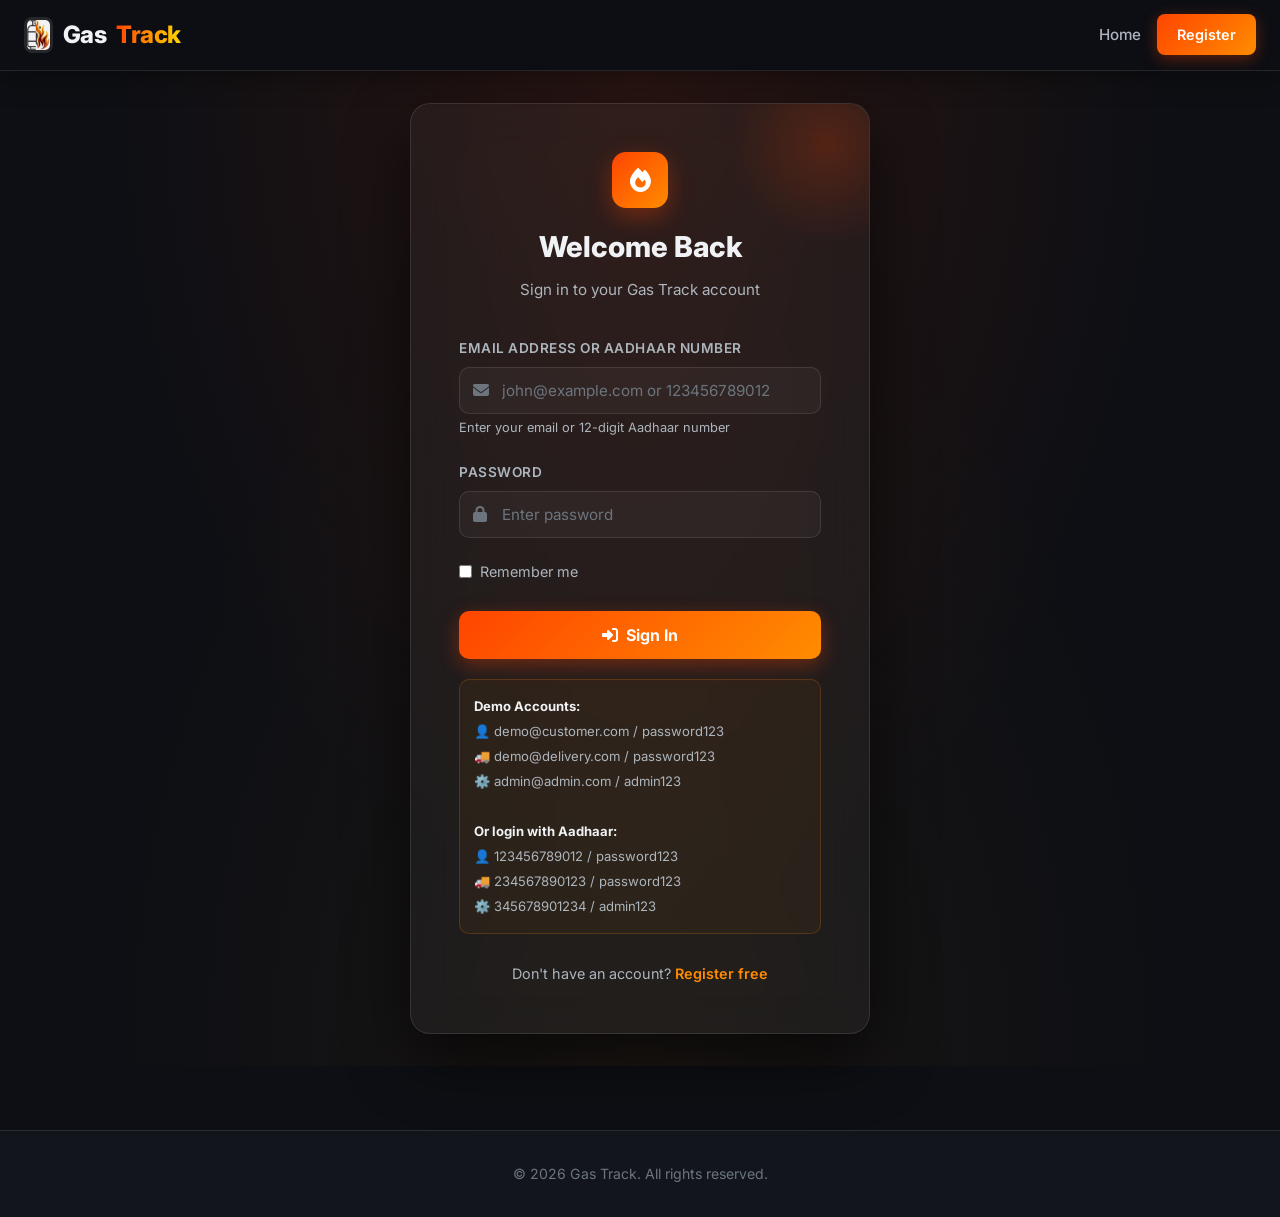
<file: login.html>
<!DOCTYPE html>
<html lang="en">
<head>
    <meta charset="UTF-8">
    <meta name="viewport" content="width=device-width, initial-scale=1.0">
    <title>Login - Gas Track</title>
    <link rel="stylesheet" href="https://cdnjs.cloudflare.com/ajax/libs/font-awesome/6.4.0/css/all.min.css">
    <link rel="stylesheet" href="style.css">
</head>
<body>
    <nav class="navbar">
        <div class="nav-content">
            <div class="logo">
                <img src="logo.PNG" alt="Logo" class="nav-logo">
                Gas<span>Track</span>
            </div>
            <div class="nav-links">
                <a href="index.html" class="nav-link">Home</a>
                <a href="register.html" class="nav-btn">Register</a>
            </div>
        </div>
    </nav>

    <div class="auth-container">
        <div class="auth-card">
            <div class="auth-header">
                <div class="auth-icon"><i class="fas fa-fire"></i></div>
                <h1>Welcome Back</h1>
                <p>Sign in to your Gas Track account</p>
            </div>

            <form id="loginForm" onsubmit="handleLogin(event)">
                <div class="form-group">
                    <label>Email Address or Aadhaar Number</label>
                    <div class="input-group">
                        <i class="fas fa-envelope"></i>
                        <input type="text" id="loginEmail" class="form-input" placeholder="john@example.com or 123456789012" required>
                    </div>
                    <small style="color: var(--text-light); font-size: 0.8rem;">Enter your email or 12-digit Aadhaar number</small>
                </div>

                <div class="form-group">
                    <label>Password</label>
                    <div class="input-group">
                        <i class="fas fa-lock"></i>
                        <input type="password" id="loginPassword" class="form-input" placeholder="Enter password" required>
                    </div>
                    <span id="loginError" class="error"></span>
                </div>

                <div class="remember-group">
                    <input type="checkbox" id="rememberMe">
                    <label for="rememberMe">Remember me</label>
                </div>

                <button type="submit" class="auth-btn"><i class="fas fa-sign-in-alt"></i> &nbsp;Sign In</button>

                <div class="demo-accounts">
                    <strong>Demo Accounts:</strong><br>
                    👤 demo@customer.com / password123<br>
                    🚚 demo@delivery.com / password123<br>
                    ⚙️ admin@admin.com / admin123<br><br>
                    <strong>Or login with Aadhaar:</strong><br>
                    👤 123456789012 / password123<br>
                    🚚 234567890123 / password123<br>
                    ⚙️ 345678901234 / admin123
                </div>

                <div class="auth-footer">
                    <p>Don't have an account? <a href="register.html" class="auth-link">Register free</a></p>
                </div>
            </form>
        </div>
    </div>

    <footer class="footer">
        <p>&copy; 2026 Gas Track. All rights reserved.</p>
    </footer>

    <script src="script.js"></script>
</body>
</html>
</file>
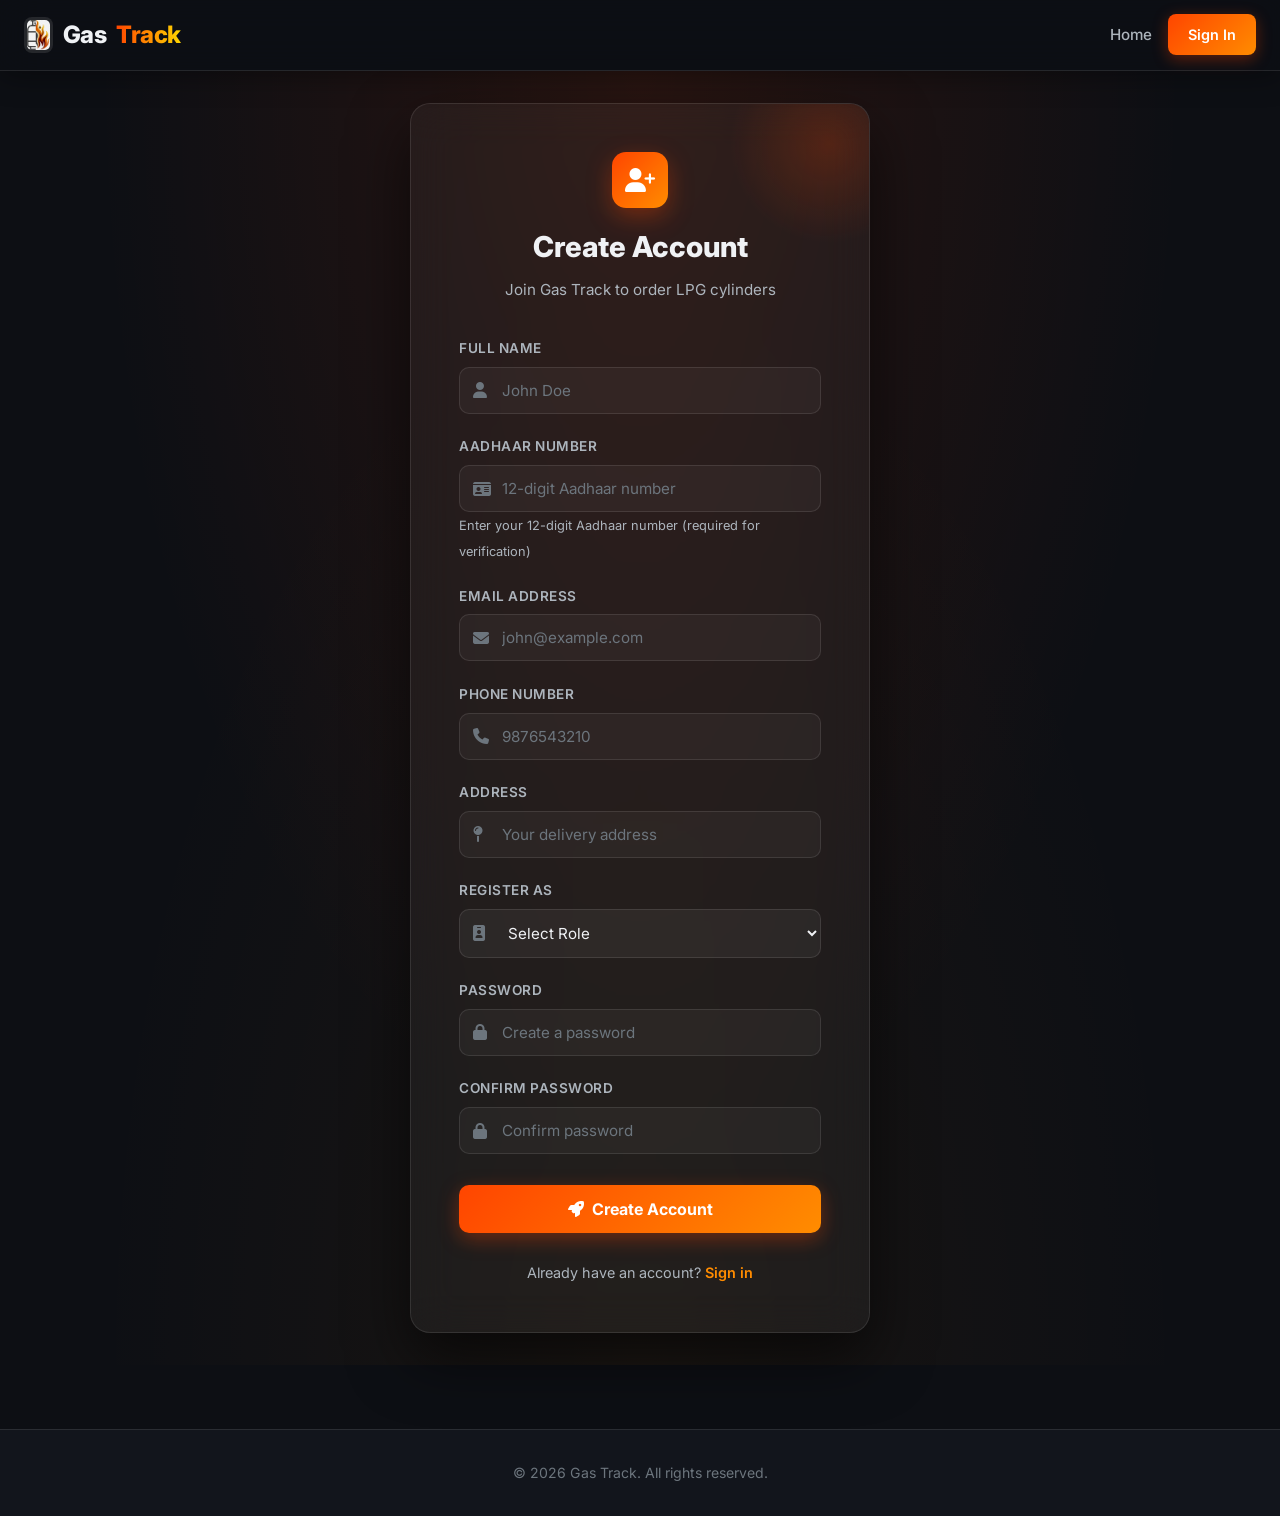
<file: register.html>
<!DOCTYPE html>
<html lang="en">
<head>
    <meta charset="UTF-8">
    <meta name="viewport" content="width=device-width, initial-scale=1.0">
    <title>Register - Gas Track</title>
    <link rel="stylesheet" href="https://cdnjs.cloudflare.com/ajax/libs/font-awesome/6.4.0/css/all.min.css">
    <link rel="stylesheet" href="style.css">
</head>
<body>
    <nav class="navbar">
        <div class="nav-content">
            <div class="logo">
                <img src="logo.PNG" alt="Logo" class="nav-logo">
                Gas<span>Track</span>
            </div>
            <div class="nav-links">
                <a href="index.html" class="nav-link">Home</a>
                <a href="login.html" class="nav-btn">Sign In</a>
            </div>
        </div>
    </nav>

    <div class="auth-container">
        <div class="auth-card">
            <div class="auth-header">
                <div class="auth-icon"><i class="fas fa-user-plus"></i></div>
                <h1>Create Account</h1>
                <p>Join Gas Track to order LPG cylinders</p>
            </div>

            <form id="registerForm" onsubmit="handleRegister(event)">
                <div class="form-group">
                    <label>Full Name</label>
                    <div class="input-group">
                        <i class="fas fa-user"></i>
                        <input type="text" id="fullName" class="form-input" placeholder="John Doe" required>
                    </div>
                </div>

                <div class="form-group">
                    <label>Aadhaar Number</label>
                    <div class="input-group">
                        <i class="fas fa-id-card"></i>
                        <input type="text" id="aadhaar" class="form-input" placeholder="12-digit Aadhaar number" maxlength="12" pattern="[0-9]{12}" required>
                    </div>
                    <small style="color: var(--text-light); font-size: 0.8rem;">Enter your 12-digit Aadhaar number (required for verification)</small>
                </div>

                <div class="form-group">
                    <label>Email Address</label>
                    <div class="input-group">
                        <i class="fas fa-envelope"></i>
                        <input type="email" id="email" class="form-input" placeholder="john@example.com" required>
                    </div>
                </div>

                <div class="form-group">
                    <label>Phone Number</label>
                    <div class="input-group">
                        <i class="fas fa-phone"></i>
                        <input type="tel" id="phone" class="form-input" placeholder="9876543210" required>
                    </div>
                </div>

                <div class="form-group">
                    <label>Address</label>
                    <div class="input-group">
                        <i class="fas fa-map-pin"></i>
                        <input type="text" id="address" class="form-input" placeholder="Your delivery address" required>
                    </div>
                </div>

                <div class="form-group">
                    <label>Register As</label>
                    <div class="input-group">
                        <i class="fas fa-id-badge"></i>
                        <select id="registerRole" class="form-input" required>
                            <option value="">Select Role</option>
                            <option value="customer">Customer</option>
                            <option value="delivery">Delivery Personnel</option>
                            <option value="admin">Admin</option>
                        </select>
                    </div>
                </div>

                <div class="form-group">
                    <label>Password</label>
                    <div class="input-group">
                        <i class="fas fa-lock"></i>
                        <input type="password" id="regPassword" class="form-input" placeholder="Create a password" required>
                    </div>
                </div>

                <div class="form-group">
                    <label>Confirm Password</label>
                    <div class="input-group">
                        <i class="fas fa-lock"></i>
                        <input type="password" id="confirmPassword" class="form-input" placeholder="Confirm password" required>
                    </div>
                    <span id="regError" class="error"></span>
                </div>

                <button type="submit" class="auth-btn"><i class="fas fa-rocket"></i> &nbsp;Create Account</button>

                <div class="auth-footer">
                    <p>Already have an account? <a href="login.html" class="auth-link">Sign in</a></p>
                </div>
            </form>
        </div>
    </div>

    <footer class="footer">
        <p>&copy; 2026 Gas Track. All rights reserved.</p>
    </footer>

    <script src="script.js"></script>
</body>
</html>
</file>
<file: style.css>
@import url('https://fonts.googleapis.com/css2?family=Inter:wght@300;400;500;600;700;800;900&display=swap');

* { margin: 0; padding: 0; box-sizing: border-box; }

:root {
  --bg-dark: #0d0f14;
  --bg-card: #1a1d26;
  --bg-card-hover: #20242d;
  --border: rgba(255,255,255,0.1);
  --border-glow: rgba(255,100,30,0.4);
  --text: #f0f2f5;
  --text-light: #adb5bd;
  --muted: #6c757d;
  --primary: #ff4500;
  --primary-hover: #ff6a35;
  --primary-glow: rgba(255,69,0,0.35);
  --accent: #ff8c00;
  --accent-glow: rgba(255,140,0,0.3);
  --flame-1: #ff4500;
  --flame-2: #ff8c00;
  --flame-3: #ffd700;
  --success: #00d68f;
  --info: #0dcaf0;
  --danger: #ff4560;
  --sidebar-bg: #12151c;
  --sidebar-active: rgba(255,69,0,0.15);
}

html { scroll-behavior: smooth; }

body {
  font-family: 'Inter', 'Segoe UI', sans-serif;
  background: var(--bg-dark);
  min-height: 100vh;
  color: var(--text);
  overflow-x: hidden;
  line-height: 1.6;
}

/* ── Scrollbar ── */
::-webkit-scrollbar { width: 6px; }
::-webkit-scrollbar-track { background: var(--bg-dark); }
::-webkit-scrollbar-thumb { background: var(--flame-1); border-radius: 3px; }

/* ── Navbar ── */
.navbar {
  background: rgba(13,15,20,0.85);
  backdrop-filter: blur(20px);
  -webkit-backdrop-filter: blur(20px);
  border-bottom: 1px solid var(--border);
  padding: 0.9rem 0;
  position: sticky; top: 0; z-index: 1000;
  box-shadow: 0 4px 30px rgba(0,0,0,0.4);
}
.nav-content {
  display: flex; justify-content: space-between; align-items: center;
  max-width: 1300px; margin: 0 auto; padding: 0 24px;
}
.logo {
  font-size: 1.5rem; font-weight: 800; color: var(--text);
  display: flex; align-items: center; gap: 10px; letter-spacing: -0.5px;
}
.logo span { background: linear-gradient(90deg, var(--flame-1), var(--flame-2), var(--flame-3)); -webkit-background-clip: text; -webkit-text-fill-color: transparent; background-clip: text; }
.nav-logo { height: 36px; width: auto; object-fit: contain; border-radius: 8px; padding: 3px; background: rgba(255,255,255,0.1); }
.nav-links { display: flex; gap: 16px; align-items: center; }
.nav-link { text-decoration: none; color: var(--text-light); font-weight: 500; transition: color 0.2s; font-size: 0.95rem; }
.nav-link:hover, .nav-link.active { color: var(--text); }
.nav-btn {
  background: linear-gradient(135deg, var(--flame-1), var(--flame-2));
  color: #fff; padding: 9px 20px; border-radius: 8px;
  cursor: pointer; font-weight: 600; text-decoration: none;
  transition: all 0.25s ease; border: none; font-size: 0.9rem;
  box-shadow: 0 4px 15px var(--primary-glow);
}
.nav-btn:hover { transform: translateY(-2px); box-shadow: 0 8px 25px var(--primary-glow); }
.user-greeting { color: var(--text-light); font-weight: 500; font-size: 0.9rem; }

/* ── Container ── */
.container { max-width: 1300px; margin: 0 auto; padding: 24px; }

/* ── Hero ── */
.hero {
  display: grid; grid-template-columns: 1fr 1fr; gap: 3rem; align-items: center;
  padding: 5rem 3rem; margin: 2rem 0;
  background: linear-gradient(135deg, rgba(255,69,0,0.08) 0%, rgba(255,140,0,0.04) 50%, transparent 100%);
  border: 1px solid var(--border);
  border-radius: 20px;
  position: relative; overflow: hidden;
}
.hero::before {
  content: '';
  position: absolute; top: -100px; right: -100px;
  width: 400px; height: 400px;
  background: radial-gradient(circle, rgba(255,69,0,0.15) 0%, transparent 70%);
  border-radius: 50%; pointer-events: none;
}
.hero-badge {
  display: inline-flex; align-items: center; gap: 6px;
  background: rgba(255,69,0,0.15); border: 1px solid rgba(255,69,0,0.3);
  color: var(--flame-2); padding: 5px 14px; border-radius: 99px;
  font-size: 0.8rem; font-weight: 700; text-transform: uppercase; letter-spacing: 1px;
  margin-bottom: 1.5rem;
}
.hero-content h1 {
  font-size: 3.5rem; color: var(--text); margin-bottom: 1.25rem;
  line-height: 1.1; font-weight: 900; letter-spacing: -2px;
}
.hero-content h1 .gradient-text {
  background: linear-gradient(90deg, var(--flame-1), var(--flame-2), var(--flame-3));
  -webkit-background-clip: text; -webkit-text-fill-color: transparent; background-clip: text;
}
.hero-content p { font-size: 1.1rem; color: var(--text-light); margin-bottom: 2.5rem; max-width: 480px; }
.hero-buttons { display: flex; gap: 1rem; flex-wrap: wrap; }
.hero-image { display: flex; justify-content: center; align-items: center; }
.illustration {
  font-size: 10rem; position: relative;
  background: linear-gradient(135deg, var(--flame-1), var(--flame-2));
  -webkit-background-clip: text; -webkit-text-fill-color: transparent; background-clip: text;
  filter: drop-shadow(0 0 40px rgba(255,69,0,0.4));
  animation: floatAnim 3s ease-in-out infinite;
}
@keyframes floatAnim {
  0%, 100% { transform: translateY(0); }
  50% { transform: translateY(-18px); }
}

/* ── Buttons ── */
.btn {
  padding: 12px 28px; border-radius: 10px; border: none; cursor: pointer;
  font-weight: 700; transition: all 0.25s ease; font-size: 0.95rem;
  text-decoration: none; display: inline-flex; align-items: center; gap: 8px;
  text-align: center; letter-spacing: 0.3px;
}
.btn-primary {
  background: linear-gradient(135deg, var(--flame-1), var(--flame-2));
  color: #fff; box-shadow: 0 4px 20px var(--primary-glow);
}
.btn-primary:hover { transform: translateY(-2px); box-shadow: 0 8px 30px var(--primary-glow); filter: brightness(1.1); }
.btn-secondary {
  background: rgba(255,255,255,0.07); color: var(--text);
  border: 1px solid var(--border); backdrop-filter: blur(10px);
}
.btn-secondary:hover { background: rgba(255,255,255,0.12); border-color: rgba(255,255,255,0.2); transform: translateY(-1px); }
.btn-ghost { background: transparent; color: var(--flame-2); border: 1px solid rgba(255,140,0,0.4); }
.btn-ghost:hover { background: rgba(255,140,0,0.1); }

/* ── Features ── */
.features {
  padding: 5rem 3rem; border-radius: 20px; margin: 2rem 0;
  background: rgba(255,255,255,0.02); border: 1px solid var(--border);
}
.section-label {
  text-align: center; font-size: 0.8rem; font-weight: 700; text-transform: uppercase;
  letter-spacing: 2px; color: var(--accent); margin-bottom: 1rem;
}
.features h2 {
  text-align: center; font-size: 2.5rem; margin-bottom: 0.75rem; color: var(--text);
  font-weight: 800; letter-spacing: -1px;
}
.features .subtitle { text-align: center; color: var(--text-light); margin-bottom: 3.5rem; font-size: 1rem; }
.features-grid { display: grid; grid-template-columns: repeat(auto-fit, minmax(280px, 1fr)); gap: 1.5rem; }
.feature-card {
  padding: 2rem; border-radius: 16px;
  background: var(--bg-card); border: 1px solid var(--border);
  transition: all 0.35s ease; position: relative; overflow: hidden;
}
.feature-card::before {
  content: ''; position: absolute; inset: 0; border-radius: 16px;
  background: linear-gradient(135deg, rgba(255,69,0,0.06), transparent);
  opacity: 0; transition: opacity 0.35s;
}
.feature-card:hover { transform: translateY(-6px); border-color: var(--border-glow); box-shadow: 0 20px 40px rgba(0,0,0,0.4); }
.feature-card:hover::before { opacity: 1; }
.feature-icon {
  width: 56px; height: 56px; border-radius: 14px; display: flex; align-items: center;
  justify-content: center; font-size: 1.5rem; margin-bottom: 1.5rem;
  background: linear-gradient(135deg, rgba(255,69,0,0.2), rgba(255,140,0,0.1));
  color: var(--accent); border: 1px solid rgba(255,140,0,0.2);
}
.feature-card h3 { font-size: 1.15rem; margin-bottom: 0.6rem; color: var(--text); font-weight: 700; }
.feature-card p { color: var(--text-light); font-size: 0.9rem; }

/* ── Stats ── */
.stats {
  display: grid; grid-template-columns: repeat(auto-fit, minmax(220px, 1fr));
  gap: 1.5rem; padding: 4rem 3rem; margin: 2rem 0;
  background: linear-gradient(135deg, rgba(255,69,0,0.1), rgba(255,140,0,0.05));
  border-radius: 20px; border: 1px solid var(--border-glow);
  position: relative; overflow: hidden;
}
.stats::before {
  content: ''; position: absolute; inset: 0;
  background: url("data:image/svg+xml,%3Csvg width='60' height='60' viewBox='0 0 60 60' xmlns='http://www.w3.org/2000/svg'%3E%3Cg fill='none' fill-rule='evenodd'%3E%3Cg fill='%23ff4500' fill-opacity='0.03'%3E%3Cpath d='M36 34v-4h-2v4h-4v2h4v4h2v-4h4v-2h-4zm0-30V0h-2v4h-4v2h4v4h2V6h4V4h-4zM6 34v-4H4v4H0v2h4v4h2v-4h4v-2H6zM6 4V0H4v4H0v2h4v4h2V6h4V4H6z'/%3E%3C/g%3E%3C/g%3E%3C/svg%3E");
}
.stat-item { text-align: center; color: var(--text); position: relative; }
.stat-item h3 {
  font-size: 3rem; margin-bottom: 0.5rem; font-weight: 900; letter-spacing: -2px;
  background: linear-gradient(135deg, var(--flame-1), var(--flame-3));
  -webkit-background-clip: text; -webkit-text-fill-color: transparent; background-clip: text;
}
.stat-item p { font-size: 0.9rem; color: var(--text-light); text-transform: uppercase; letter-spacing: 1px; font-weight: 600; }

/* ── Auth ── */
.auth-container {
  min-height: 100vh; display: flex; align-items: center; justify-content: center;
  padding: 2rem; position: relative;
  background: radial-gradient(ellipse at top, rgba(255,69,0,0.12) 0%, transparent 60%),
              radial-gradient(ellipse at bottom, rgba(255,140,0,0.06) 0%, transparent 60%);
}
.auth-card {
  background: rgba(255,255,255,0.04); padding: 3rem;
  border-radius: 20px; box-shadow: 0 25px 60px rgba(0,0,0,0.6);
  border: 1px solid var(--border); width: 100%; max-width: 460px;
  backdrop-filter: blur(20px); -webkit-backdrop-filter: blur(20px);
  position: relative; overflow: hidden;
}
.auth-card::before {
  content: ''; position: absolute; top: -60px; right: -60px;
  width: 200px; height: 200px; border-radius: 50%;
  background: radial-gradient(circle, rgba(255,69,0,0.2) 0%, transparent 70%);
  pointer-events: none;
}
.auth-header { text-align: center; margin-bottom: 2.25rem; }
.auth-header .auth-icon {
  width: 56px; height: 56px; border-radius: 14px; margin: 0 auto 1rem;
  background: linear-gradient(135deg, var(--flame-1), var(--flame-2));
  display: flex; align-items: center; justify-content: center;
  font-size: 1.5rem; color: #fff; box-shadow: 0 8px 25px var(--primary-glow);
}
.auth-header h1 { color: var(--text); font-size: 1.8rem; font-weight: 800; margin-bottom: 0.5rem; }
.auth-header p { color: var(--text-light); font-size: 0.95rem; }
.form-group { margin-bottom: 1.4rem; }
.form-group label { display: block; margin-bottom: 7px; color: var(--text-light); font-weight: 600; font-size: 0.85rem; text-transform: uppercase; letter-spacing: 0.5px; }
.input-group { position: relative; }
.input-group i { position: absolute; left: 15px; top: 50%; transform: translateY(-50%); color: var(--muted); pointer-events: none; }
.form-input {
  width: 100%; padding: 13px 16px 13px 44px; border: 1px solid var(--border);
  border-radius: 10px; font-size: 0.95rem; color: var(--text);
  background: rgba(255,255,255,0.05); transition: all 0.25s;
  font-family: 'Inter', sans-serif;
}
.form-input:focus { outline: none; border-color: var(--flame-1); background: rgba(255,69,0,0.05); box-shadow: 0 0 0 3px var(--primary-glow); }
.form-input::placeholder { color: var(--muted); }
.form-input option { background: #1a1d26; color: var(--text); }
.error { color: #ff6b6b; font-size: 0.83rem; margin-top: 5px; display: block; }
.auth-btn {
  width: 100%; padding: 14px; background: linear-gradient(135deg, var(--flame-1), var(--flame-2));
  color: white; border: none; border-radius: 10px; font-size: 1rem; font-weight: 700;
  cursor: pointer; transition: all 0.25s; margin-top: 0.5rem;
  box-shadow: 0 6px 20px var(--primary-glow); font-family: 'Inter', sans-serif;
}
.auth-btn:hover { transform: translateY(-2px); box-shadow: 0 10px 30px var(--primary-glow); filter: brightness(1.1); }
.auth-link { color: var(--flame-2); text-decoration: none; font-weight: 600; }
.auth-link:hover { text-decoration: underline; }
.auth-footer { text-align: center; margin-top: 1.75rem; color: var(--text-light); font-size: 0.9rem; }
.remember-group { display: flex; align-items: center; gap: 8px; margin-bottom: 20px; color: var(--text-light); font-size: 0.9rem; }
.remember-group input { width: auto; accent-color: var(--flame-1); }
.demo-accounts {
  margin-top: 20px; padding: 14px; border-radius: 10px; font-size: 0.82rem;
  line-height: 1.9; color: var(--text-light); border: 1px solid rgba(255,140,0,0.2);
  background: rgba(255,140,0,0.05);
}
.demo-accounts strong { color: var(--text); }

/* ── Dashboard Layout ── */
.dashboard-wrapper {
  display: grid; grid-template-columns: 260px 1fr;
  min-height: calc(100vh - 62px); background: var(--bg-dark);
}
.sidebar {
  background: var(--sidebar-bg);
  border-right: 1px solid var(--border);
  padding: 1.75rem 0;
}
.sidebar-brand {
  padding: 0 1.5rem 1.5rem;
  border-bottom: 1px solid var(--border);
  margin-bottom: 1rem;
  font-size: 0.75rem; font-weight: 700; text-transform: uppercase; letter-spacing: 1.5px;
  color: var(--muted);
}
.sidebar-menu a {
  display: flex; align-items: center; gap: 12px; padding: 0.85rem 1.5rem;
  color: var(--text-light); text-decoration: none; transition: all 0.2s;
  border-left: 3px solid transparent; font-weight: 500; font-size: 0.92rem;
  position: relative;
}
.sidebar-menu a:hover { background: rgba(255,255,255,0.04); color: var(--text); }
.sidebar-menu a.active {
  background: var(--sidebar-active); color: var(--flame-2);
  border-left: 3px solid var(--flame-1);
}
.sidebar-menu a i { width: 18px; text-align: center; font-size: 0.95rem; }
.sidebar-divider { height: 1px; background: var(--border); margin: 0.75rem 1.5rem; }
.sidebar-section-label {
  padding: 0.5rem 1.5rem; font-size: 0.7rem; font-weight: 700;
  text-transform: uppercase; letter-spacing: 1.5px; color: var(--muted);
}

.main-content { padding: 2.5rem; overflow-y: auto; }
.section { display: none; }
.section.active { display: block; animation: fadeIn 0.35s ease; }
@keyframes fadeIn { from { opacity: 0; transform: translateY(12px); } to { opacity: 1; transform: translateY(0); } }
.section-header { margin-bottom: 2rem; padding-bottom: 1rem; border-bottom: 1px solid var(--border); }
.section-header h2 { color: var(--text); font-size: 1.75rem; font-weight: 800; letter-spacing: -0.5px; }
.section-header p { color: var(--text-light); margin-top: 0.25rem; font-size: 0.9rem; }

/* ── Stat Cards ── */
.stats-grid { display: grid; grid-template-columns: repeat(auto-fit, minmax(200px, 1fr)); gap: 1.25rem; margin-bottom: 2rem; }
.stat-card {
  background: var(--bg-card); padding: 1.5rem; border-radius: 14px;
  border: 1px solid var(--border); display: flex; align-items: center; gap: 1.25rem;
  transition: all 0.3s; position: relative; overflow: hidden;
}
.stat-card::after {
  content: ''; position: absolute; top: 0; left: 0; right: 0; height: 2px;
  border-radius: 14px 14px 0 0;
}
.stat-card:nth-child(1)::after { background: linear-gradient(90deg, var(--flame-1), var(--flame-2)); }
.stat-card:nth-child(2)::after { background: linear-gradient(90deg, var(--info), #0099cc); }
.stat-card:nth-child(3)::after { background: linear-gradient(90deg, var(--success), #00a86b); }
.stat-card:nth-child(4)::after { background: linear-gradient(90deg, var(--danger), #cc0000); }
.stat-card:hover { transform: translateY(-3px); box-shadow: 0 10px 30px rgba(0,0,0,0.4); border-color: rgba(255,255,255,0.15); }
.stat-icon {
  width: 52px; height: 52px; border-radius: 12px; display: flex;
  align-items: center; justify-content: center; color: white; font-size: 1.35rem; flex-shrink: 0;
}
.stat-icon.orange { background: linear-gradient(135deg, var(--flame-1), var(--flame-2)); }
.stat-icon.blue { background: linear-gradient(135deg, #0dcaf0, #0099cc); }
.stat-icon.green { background: linear-gradient(135deg, #00d68f, #00a86b); }
.stat-icon.red { background: linear-gradient(135deg, var(--danger), #cc0000); }
.stat-info h3 { font-size: 1.75rem; color: var(--text); margin: 0; font-weight: 800; line-height: 1; }
.stat-info p { color: var(--text-light); font-size: 0.78rem; margin: 5px 0 0 0; text-transform: uppercase; letter-spacing: 0.8px; font-weight: 600; }

/* ── Quick Actions ── */
.quick-actions { background: var(--bg-card); padding: 1.75rem; border-radius: 14px; border: 1px solid var(--border); }
.quick-actions h3 { margin-bottom: 1.25rem; color: var(--text); font-weight: 700; }
.actions-grid { display: grid; grid-template-columns: repeat(auto-fit, minmax(140px, 1fr)); gap: 1rem; }
.action-btn {
  padding: 1.4rem 1rem; background: rgba(255,255,255,0.03); border: 1px solid var(--border);
  border-radius: 12px; cursor: pointer; text-align: center; transition: all 0.25s;
  display: flex; flex-direction: column; align-items: center; gap: 0.65rem;
  color: var(--text-light); font-weight: 600; font-size: 0.88rem;
}
.action-btn:hover { border-color: var(--flame-1); background: rgba(255,69,0,0.07); color: var(--text); transform: translateY(-3px); }
.action-btn i { font-size: 1.5rem; color: var(--flame-1); }

/* ── Forms ── */
.form-container {
  background: var(--bg-card); padding: 2rem; border-radius: 14px;
  margin-bottom: 2rem; border: 1px solid var(--border);
}
.form-container h3 { color: var(--text); margin-bottom: 1.5rem; font-weight: 700; }
.form-container .form-group label { display: block; margin-bottom: 6px; color: var(--text-light); font-size: 0.85rem; font-weight: 600; }
.form-container input, .form-container select {
  width: 100%; padding: 11px 14px; border: 1px solid var(--border); border-radius: 9px;
  font-size: 0.92rem; margin-bottom: 1.1rem; background: rgba(255,255,255,0.04);
  color: var(--text); font-family: 'Inter', sans-serif; transition: border-color 0.2s;
}
.form-container input:focus, .form-container select:focus {
  outline: none; border-color: var(--flame-1); background: rgba(255,69,0,0.04);
}
.form-container select option { background: #1a1d26; color: var(--text); }

/* ── Lists ── */
.list-container { display: grid; gap: 1rem; }
.order-item, .user-item {
  background: var(--bg-card); padding: 1.25rem 1.5rem; border-radius: 12px;
  border: 1px solid var(--border); border-left: 4px solid var(--flame-1);
  display: flex; justify-content: space-between; align-items: center;
  transition: all 0.25s;
}
.order-item:hover, .user-item:hover { transform: translateX(4px); background: var(--bg-card-hover); box-shadow: 0 6px 20px rgba(0,0,0,0.3); }
.order-details h4, .user-details h4 { color: var(--text); margin-bottom: 0.3rem; font-weight: 700; }
.order-details p, .user-details p { color: var(--text-light); font-size: 0.85rem; }

/* ── Delivery Queue Items ── */
.order-queue-item {
  background: var(--bg-card); padding: 1.5rem; border-radius: 12px;
  border: 1px solid var(--border); border-left: 4px solid var(--flame-1);
  transition: all 0.25s;
}
.order-queue-item:hover { transform: translateX(4px); background: var(--bg-card-hover); box-shadow: 0 6px 20px rgba(0,0,0,0.3); }
.queue-order-header {
  display: flex; align-items: center; justify-content: space-between;
  margin-bottom: 1rem; gap: 1rem; flex-wrap: wrap;
}
.queue-order-id { color: var(--text); font-weight: 700; margin: 0; font-size: 1rem; }
.queue-order-details {
  display: grid; grid-template-columns: 1fr 1fr; gap: 0.75rem; margin-bottom: 1rem;
}
.detail-row {
  display: flex; align-items: center; gap: 0.75rem; color: var(--text-light); font-size: 0.85rem;
}
.detail-row i { color: var(--flame-1); min-width: 18px; }
.detail-row div span { display: block; color: var(--muted); font-size: 0.75rem; text-transform: uppercase; letter-spacing: 0.5px; }
.detail-row div strong { display: block; color: var(--text); font-weight: 600; margin-top: 2px; }
.queue-order-actions {
  display: flex; gap: 0.75rem; flex-wrap: wrap;
}
.queue-order-actions .btn { flex: 1; min-width: 150px; }

/* ── Delivery History Items ── */
.history-item {
  background: var(--bg-card); padding: 1.25rem 1.5rem; border-radius: 12px;
  border: 1px solid var(--border); border-left: 4px solid var(--success);
  display: flex; justify-content: space-between; align-items: center;
  transition: all 0.25s;
}
.history-item:hover { transform: translateX(4px); background: var(--bg-card-hover); box-shadow: 0 6px 20px rgba(0,0,0,0.3); }
.history-left h4 { color: var(--text); margin-bottom: 0.3rem; font-weight: 700; }
.history-left p { color: var(--text-light); font-size: 0.85rem; margin: 0.25rem 0; }
.history-right {
  display: flex; flex-direction: column; align-items: flex-end; gap: 0.5rem;
}

/* ── Active Delivery Card ── */
.active-delivery-card {
  background: linear-gradient(135deg, rgba(255,69,0,0.1) 0%, rgba(255,140,0,0.05) 100%);
  border: 2px solid var(--flame-1); border-radius: 14px; padding: 1.75rem;
  margin-bottom: 2rem;
}
.active-delivery-header {
  display: flex; align-items: center; justify-content: space-between;
  margin-bottom: 1.5rem; gap: 1rem; flex-wrap: wrap;
}
.order-id-pill {
  background: var(--flame-1); color: white; padding: 0.4rem 1rem;
  border-radius: 99px; font-weight: 700; font-size: 0.85rem;
}
.active-delivery-body {
  display: grid; grid-template-columns: 1fr auto; gap: 1.5rem;
}
.active-delivery-info {
  display: grid; gap: 1rem;
}
.info-row {
  display: flex; align-items: center; gap: 1rem;
}
.info-row i { color: var(--flame-1); font-size: 1.1rem; min-width: 24px; }
.info-row div span { display: block; color: var(--text-light); font-size: 0.75rem; text-transform: uppercase; letter-spacing: 0.5px; }
.info-row div strong { display: block; color: var(--text); font-weight: 600; margin-top: 4px; }
.active-delivery-actions {
  display: flex; flex-direction: column; gap: 0.75rem; justify-content: center;
}
.active-delivery-actions .btn { min-width: 140px; }

/* ── Shift Banner ── */
.shift-banner {
  background: linear-gradient(135deg, rgba(255,69,0,0.1) 0%, rgba(0,214,143,0.05) 100%);
  border: 1px solid var(--border); border-radius: 12px; padding: 1.25rem;
  display: flex; align-items: center; justify-content: space-between;
  margin-bottom: 2rem;
}
.shift-info {
  display: flex; align-items: center; gap: 1rem;
}
.shift-status-dot {
  width: 14px; height: 14px; border-radius: 50%;
  background: #999; transition: background 0.3s;
}
.shift-info strong { color: var(--text); }
.shift-info p { color: var(--text-light); font-size: 0.85rem; margin: 0; }
.shift-toggle {
  position: relative; display: inline-block; width: 56px; height: 28px;
}
.shift-toggle input { display: none; }
.shift-slider {
  position: absolute; cursor: pointer; top: 0; left: 0; right: 0; bottom: 0;
  background: var(--muted); transition: 0.3s; border-radius: 28px;
}
.shift-slider:before {
  position: absolute; content: ''; height: 22px; width: 22px;
  left: 3px; bottom: 3px; background: white; transition: 0.3s;
  border-radius: 50%;
}
.shift-toggle input:checked + .shift-slider {
  background: var(--success);
}
.shift-toggle input:checked + .shift-slider:before {
  transform: translateX(28px);
}

/* ── Filter Chips ── */
.filter-bar {
  display: flex; gap: 0.75rem; flex-wrap: wrap; margin-bottom: 1.5rem;
}
.filter-chip {
  background: var(--bg-card); color: var(--text-light); border: 1px solid var(--border);
  padding: 0.5rem 1rem; border-radius: 99px; cursor: pointer;
  font-size: 0.85rem; font-weight: 600; transition: all 0.25s;
  font-family: 'Inter', sans-serif;
}
.filter-chip:hover { background: var(--bg-card-hover); }
.filter-chip.active { background: var(--flame-1); color: white; border-color: var(--flame-1); }

/* ── Delivery Tips ── */
.delivery-tips {
  background: var(--bg-card); padding: 1.75rem; border-radius: 14px;
  border: 1px solid var(--border); margin-top: 2rem;
}
.tips-grid {
  display: grid; grid-template-columns: repeat(auto-fit, minmax(220px, 1fr)); gap: 1rem;
}
.tip-card {
  background: rgba(255,69,0,0.05); padding: 1.25rem; border-radius: 10px;
  border: 1px solid rgba(255,69,0,0.2); text-align: center;
}
.tip-card i { color: var(--flame-1); font-size: 1.5rem; margin-bottom: 0.75rem; }
.tip-card p { color: var(--text-light); font-size: 0.85rem; margin: 0; line-height: 1.5; }

/* ── Status Badges ── */
.status-badge {
  display: inline-block; padding: 4px 12px; border-radius: 99px;
  font-size: 0.75rem; font-weight: 700; text-transform: uppercase; letter-spacing: 0.5px;
}
.status-pending { background: rgba(255,193,7,0.15); color: #ffc107; border: 1px solid rgba(255,193,7,0.3); }
.status-assigned { background: rgba(13,202,240,0.15); color: #0dcaf0; border: 1px solid rgba(13,202,240,0.3); }
.status-in-progress { background: rgba(255,140,0,0.15); color: var(--accent); border: 1px solid rgba(255,140,0,0.3); }
.status-completed { background: rgba(0,214,143,0.15); color: var(--success); border: 1px solid rgba(0,214,143,0.3); }
.status-cancelled { background: rgba(255,69,80,0.15); color: var(--danger); border: 1px solid rgba(255,69,80,0.3); }

/* ── Pulse dot for live tracking ── */
.live-badge {
  display: inline-flex; align-items: center; gap: 6px;
  background: rgba(0,214,143,0.15); border: 1px solid rgba(0,214,143,0.3);
  color: var(--success); padding: 4px 12px; border-radius: 99px;
  font-size: 0.75rem; font-weight: 700; text-transform: uppercase;
}
.pulse-dot {
  width: 8px; height: 8px; background: var(--success); border-radius: 50%;
  animation: pulse 1.5s infinite;
}
@keyframes pulse {
  0%, 100% { opacity: 1; transform: scale(1); }
  50% { opacity: 0.4; transform: scale(0.7); }
}

/* ── Track Section (Dashboard) ── */
.track-section-inner { display: grid; grid-template-columns: 340px 1fr; gap: 1.5rem; align-items: start; }
.track-input-panel {
  background: var(--bg-card); padding: 1.75rem; border-radius: 14px; border: 1px solid var(--border);
}
.track-input-panel h3 { color: var(--text); font-weight: 700; margin-bottom: 1.25rem; font-size: 1rem; }
.track-input-panel .form-group { margin-bottom: 1rem; }
.track-input-panel label { display: block; color: var(--text-light); font-size: 0.82rem; font-weight: 600; margin-bottom: 6px; text-transform: uppercase; letter-spacing: 0.5px; }
.track-input-panel input {
  width: 100%; padding: 11px 14px; border: 1px solid var(--border); border-radius: 9px;
  background: rgba(255,255,255,0.04); color: var(--text); font-family: 'Inter', sans-serif; font-size: 0.92rem;
}
.track-input-panel input:focus { outline: none; border-color: var(--flame-1); }
.track-input-panel input::placeholder { color: var(--muted); }

/* ── Map ── */
#deliveryMap, #trackPageMap {
  width: 100%; height: 420px; border-radius: 14px;
  border: 1px solid var(--border); background: #1a1d26;
  overflow: hidden; position: relative;
}
.map-wrapper {
  background: var(--bg-card); padding: 1rem; border-radius: 16px;
  border: 1px solid var(--border); position: relative;
}
.map-header {
  display: flex; align-items: center; justify-content: space-between;
  margin-bottom: 1rem;
}
.map-header h3 { color: var(--text); font-weight: 700; }
.map-placeholder {
  display: flex; flex-direction: column; align-items: center; justify-content: center;
  height: 420px; color: var(--text-light); gap: 1rem;
}
.map-placeholder i { font-size: 4rem; color: var(--flame-1); opacity: 0.5; }
.map-placeholder p { font-size: 1rem; color: var(--muted); }

/* ── Track Hero (track.html page) ── */
.track-hero {
  text-align: center; padding: 4rem 2rem; margin: 2rem 0;
  background: linear-gradient(135deg, rgba(255,69,0,0.1) 0%, rgba(255,140,0,0.05) 100%);
  border: 1px solid var(--border-glow); border-radius: 20px; position: relative; overflow: hidden;
}
.track-hero::before {
  content: ''; position: absolute; top: 50%; left: 50%; transform: translate(-50%,-50%);
  width: 500px; height: 500px; border-radius: 50%;
  background: radial-gradient(circle, rgba(255,69,0,0.1) 0%, transparent 70%);
  pointer-events: none;
}
.track-hero h1 { font-size: 2.5rem; color: var(--text); font-weight: 900; margin-bottom: 0.75rem; letter-spacing: -1px; position: relative; }
.track-hero p { font-size: 1rem; color: var(--text-light); position: relative; }

/* ── Track Page ── */
.track-page { margin: 2rem 0; }
.track-card {
  background: var(--bg-card); padding: 2rem; border-radius: 18px;
  border: 1px solid var(--border); max-width: 900px; margin: 0 auto 2rem;
}
.card-header { display: flex; align-items: center; justify-content: space-between; margin-bottom: 1.5rem; }
.card-header h2 { color: var(--text); font-weight: 800; font-size: 1.4rem; display: flex; align-items: center; gap: 0.5rem; }
.track-search { margin-bottom: 1.25rem; }
.search-box { display: flex; gap: 0.75rem; }
.input-group { position: relative; flex: 1; }
.input-group i { position: absolute; left: 14px; top: 50%; transform: translateY(-50%); color: var(--muted); pointer-events: none; }
.input-group input {
  width: 100%; padding: 13px 14px 13px 42px; border: 1px solid var(--border);
  border-radius: 10px; font-size: 0.95rem; background: rgba(255,255,255,0.04);
  color: var(--text); font-family: 'Inter', sans-serif;
}
.input-group input:focus { outline: none; border-color: var(--flame-1); background: rgba(255,69,0,0.04); }
.input-group input::placeholder { color: var(--muted); }
.track-btn {
  background: linear-gradient(135deg, var(--flame-1), var(--flame-2));
  color: #fff; border: none; padding: 13px 26px; border-radius: 10px;
  cursor: pointer; font-weight: 700; font-family: 'Inter', sans-serif; font-size: 0.92rem;
  box-shadow: 0 6px 20px var(--primary-glow); transition: all 0.25s; white-space: nowrap;
}
.track-btn:hover { transform: translateY(-2px); box-shadow: 0 10px 30px var(--primary-glow); }

/* ── Track Result ── */
.track-info-container { margin-top: 1.5rem; }
.track-result-box {
  background: rgba(255,255,255,0.03); border: 1px solid var(--border);
  border-radius: 14px; padding: 1.75rem; margin-bottom: 1.5rem;
}
.track-result-header { display: flex; align-items: center; justify-content: space-between; margin-bottom: 1.5rem; flex-wrap: wrap; gap: 0.75rem; }
.track-result-id { font-size: 1.3rem; font-weight: 800; color: var(--text); }
.order-details-grid {
  display: grid; grid-template-columns: repeat(auto-fit, minmax(180px, 1fr));
  gap: 1.25rem; margin-bottom: 1.75rem;
}
.detail-item label { display: block; color: var(--text-light); font-size: 0.78rem; font-weight: 700; text-transform: uppercase; letter-spacing: 0.8px; margin-bottom: 4px; }
.detail-item p { color: var(--text); font-weight: 600; font-size: 0.95rem; }

/* ── Driver Card ── */
.driver-card {
  display: flex; gap: 1.5rem; align-items: center;
  background: rgba(255,140,0,0.06); border: 1px solid rgba(255,140,0,0.2);
  padding: 1.5rem; border-radius: 12px; margin-top: 1rem;
}
.driver-avatar {
  width: 64px; height: 64px; background: linear-gradient(135deg, var(--flame-1), var(--flame-2));
  border-radius: 50%; display: flex; align-items: center; justify-content: center;
  color: white; font-size: 1.8rem; flex-shrink: 0;
  box-shadow: 0 6px 20px var(--primary-glow);
}
.driver-details h4 { color: var(--text); font-weight: 700; margin-bottom: 0.25rem; }
.driver-details p { color: var(--text-light); font-size: 0.88rem; }

/* ── Timeline ── */
.timeline { position: relative; padding: 1rem 0; }
.timeline::before { content: ''; position: absolute; left: 9px; top: 0; bottom: 0; width: 2px; background: var(--border); }
.timeline-item { display: flex; gap: 1.5rem; margin-bottom: 1.75rem; position: relative; }
.timeline-dot {
  width: 20px; height: 20px; background: linear-gradient(135deg, var(--flame-1), var(--flame-2));
  border: 3px solid var(--bg-dark); border-radius: 50%; flex-shrink: 0; z-index: 1;
  box-shadow: 0 0 12px var(--primary-glow); margin-top: 2px;
}
.timeline-dot.inactive { background: rgba(255,255,255,0.1); box-shadow: none; }
.timeline-content h4 { color: var(--text); margin-bottom: 0.25rem; font-weight: 700; }
.timeline-content p { color: var(--text-light); font-size: 0.88rem; }

/* ── Messages ── */
.info-message, .error-message {
  text-align: center; padding: 3rem 2rem; border-radius: 14px;
  background: var(--bg-card); border: 1px solid var(--border);
}
.info-message i { font-size: 3rem; color: var(--flame-1); margin-bottom: 1rem; display: block; opacity: 0.6; }
.error-message i { font-size: 3rem; color: var(--danger); margin-bottom: 1rem; display: block; }
.info-message h3, .error-message h3 { color: var(--text); margin-bottom: 0.5rem; font-weight: 700; }
.info-message p, .error-message p { color: var(--text-light); font-size: 0.92rem; }
.message-content { pointer-events: none; }

/* ── Profile ── */
.profile-container { background: var(--bg-card); padding: 2.5rem; border-radius: 14px; border: 1px solid var(--border); }
.profile-info { max-width: 560px; }
.info-group { margin-bottom: 1.4rem; }
.info-group label { display: block; color: var(--text-light); font-weight: 600; margin-bottom: 6px; font-size: 0.82rem; text-transform: uppercase; letter-spacing: 0.5px; }
.info-group input {
  width: 100%; padding: 11px 14px; border: 1px solid var(--border); border-radius: 9px;
  font-size: 0.95rem; background: rgba(255,255,255,0.04); color: var(--text); font-family: 'Inter', sans-serif;
}
.info-group input[readonly] { background: rgba(255,255,255,0.02); color: var(--muted); cursor: not-allowed; }
.info-group input:not([readonly]):focus { outline: none; border-color: var(--flame-1); background: rgba(255,69,0,0.04); }

/* ── Analytics ── */
.analytics-grid { display: grid; grid-template-columns: repeat(auto-fit, minmax(200px, 1fr)); gap: 1.25rem; margin-bottom: 2rem; }
.analytics-card {
  background: var(--bg-card); padding: 2rem; border-radius: 14px; text-align: center;
  border: 1px solid var(--border); border-top: 3px solid var(--flame-1);
  transition: all 0.25s;
}
.analytics-card:hover { transform: translateY(-4px); border-color: var(--border-glow); }
.analytics-card h3 { color: var(--text-light); font-size: 0.78rem; margin-bottom: 1rem; text-transform: uppercase; letter-spacing: 1px; font-weight: 700; }
.analytics-card h4 { color: var(--text); font-size: 1rem; margin-bottom: 1rem; font-weight: 700; }
.analytics-card h5 { color: var(--text-light); font-size: 0.85rem; margin-bottom: 0.75rem; font-weight: 600; text-transform: uppercase; letter-spacing: 0.5px; }
.big-number {
  font-size: 2.8rem; font-weight: 900; margin: 0; line-height: 1;
  background: linear-gradient(135deg, var(--flame-1), var(--flame-3));
  -webkit-background-clip: text; -webkit-text-fill-color: transparent; background-clip: text;
}

/* Revenue breakdown specific styles */
#revenueBreakdown {
  max-height: 600px;
  overflow-y: auto;
}
#revenueBreakdown::-webkit-scrollbar {
  width: 4px;
}
#revenueBreakdown::-webkit-scrollbar-track {
  background: var(--bg-dark);
}
#revenueBreakdown::-webkit-scrollbar-thumb {
  background: var(--flame-1);
  border-radius: 2px;
}

/* ── Filter ── */
.filter-group { margin-bottom: 1.5rem; }
.filter-group select {
  padding: 10px 16px; border-radius: 9px; border: 1px solid var(--border);
  width: 220px; font-size: 0.9rem; color: var(--text); background: var(--bg-card);
  cursor: pointer; font-family: 'Inter', sans-serif;
}
.filter-group select:focus { border-color: var(--flame-1); outline: none; }
.filter-group select option { background: #1a1d26; }

/* ── Footer ── */
.footer {
  background: var(--sidebar-bg); color: var(--muted); text-align: center;
  padding: 2rem; margin-top: 4rem; border-top: 1px solid var(--border); font-size: 0.88rem;
}

/* ── Leaflet overrides ── */
.leaflet-container { background: #1a2030 !important; }
.leaflet-tile { filter: brightness(0.85) saturate(0.8) hue-rotate(5deg); }
.leaflet-control-zoom a { background: var(--bg-card) !important; color: var(--text) !important; border-color: var(--border) !important; }
.leaflet-popup-content-wrapper { background: #1e2230 !important; color: var(--text) !important; border: 1px solid var(--border); border-radius: 10px !important; }
.leaflet-popup-tip { background: #1e2230 !important; }
.leaflet-popup-content { font-family: 'Inter', sans-serif; font-size: 0.88rem; }

/* ── Responsive ── */
@media (max-width: 900px) {
  .track-section-inner { grid-template-columns: 1fr; }
}
@media (max-width: 768px) {
  .hero { grid-template-columns: 1fr; padding: 3rem 1.5rem; text-align: center; }
  .hero-content h1 { font-size: 2.4rem; }
  .hero-content p { margin: 0 auto 2rem; }
  .hero-buttons { justify-content: center; }
  .illustration { font-size: 7rem; }
  .dashboard-wrapper { grid-template-columns: 1fr; }
  .sidebar { display: flex; overflow-x: auto; padding: 0; border-right: none; border-bottom: 1px solid var(--border); height: auto; }
  .sidebar-brand, .sidebar-divider, .sidebar-section-label { display: none; }
  .sidebar-menu { display: flex; width: 100%; }
  .sidebar-menu a { padding: 1rem 0.75rem; font-size: 0.8rem; flex: 1; justify-content: center; border-left: none; border-bottom: 3px solid transparent; flex-direction: column; gap: 6px; min-width: 70px; text-align: center; }
  .sidebar-menu a:hover, .sidebar-menu a.active { border-left: none; border-bottom: 3px solid var(--flame-1); }
  .main-content { padding: 1.5rem; }
  .search-box { flex-direction: column; }
  .track-btn { width: 100%; justify-content: center; }
  .auth-card { padding: 2rem 1.5rem; }
  .features { padding: 3rem 1.5rem; }
  .stats { padding: 3rem 1.5rem; }
}
@media (max-width: 480px) {
  .container { padding: 16px; }
  .hero-content h1 { font-size: 1.9rem; }
  .features-grid, .analytics-grid { grid-template-columns: 1fr; }
  .stats { grid-template-columns: 1fr 1fr; }
}

/* ══════════════════════════════════════════════════════════
   NEW PAGES — Home Enhanced · About · Contact
══════════════════════════════════════════════════════════ */

/* ── Nav extras ── */
.nav-btn-outline {
  background: transparent !important;
  border: 1px solid rgba(255,255,255,0.35) !important;
  color: #fff !important;
  box-shadow: none !important;
}
.nav-btn-outline:hover { background: rgba(255,255,255,0.1) !important; }

.hamburger {
  display: none; background: none; border: none;
  color: var(--text); font-size: 1.4rem; cursor: pointer; padding: 4px 8px;
}
.mobile-menu {
  display: none; flex-direction: column; gap: 0;
  border-top: 1px solid var(--border); padding: 0.5rem 24px 1rem;
}
.mobile-menu.open { display: flex; }
.mobile-menu .nav-link {
  padding: 0.75rem 0; border-bottom: 1px solid rgba(255,255,255,0.05);
  font-size: 1rem; color: var(--text-light);
}
.mobile-menu .nav-link.active { color: var(--flame-2); }
@media (max-width: 768px) { .hamburger { display: block; } .nav-links { display: none; } }

/* ── Section-level helpers ── */
.section-title {
  font-size: 2.3rem; font-weight: 900; color: var(--text);
  letter-spacing: -1px; margin-bottom: 0.75rem;
}
.section-subtitle {
  color: var(--text-light); font-size: 1rem; margin-bottom: 3.5rem; max-width: 600px;
}

/* ── Hero Trust Row ── */
.hero-trust {
  display: flex; flex-wrap: wrap; gap: 1.25rem; margin-top: 2rem;
}
.trust-item {
  display: flex; align-items: center; gap: 8px;
  color: var(--text-light); font-size: 0.88rem; font-weight: 600;
}
.trust-item i { color: var(--flame-2); }

/* ── Hero Glow Ring ── */
.hero-glow-ring {
  width: 320px; height: 320px; border-radius: 50%;
  background: radial-gradient(circle, rgba(255,69,0,0.15) 0%, transparent 70%);
  display: flex; align-items: center; justify-content: center;
  border: 1px solid rgba(255,69,0,0.15);
  box-shadow: 0 0 80px rgba(255,69,0,0.1);
}

/* ── How It Works ── */
.how-it-works {
  padding: 5rem 0; background: rgba(255,255,255,0.015);
  border-top: 1px solid var(--border); border-bottom: 1px solid var(--border);
}
.how-it-works .section-label,
.how-it-works .section-title,
.how-it-works .section-subtitle { text-align: center; margin-left: auto; margin-right: auto; }
.steps-grid {
  display: flex; align-items: center; gap: 1rem; flex-wrap: wrap; justify-content: center;
}
.step-card {
  background: var(--bg-card); border: 1px solid var(--border); border-radius: 18px;
  padding: 2.25rem 2rem; text-align: center; flex: 1; min-width: 230px; max-width: 300px;
  transition: all 0.3s; position: relative;
}
.step-card:hover { transform: translateY(-6px); border-color: var(--border-glow); box-shadow: 0 20px 40px rgba(0,0,0,0.4); }
.step-number {
  position: absolute; top: -16px; left: 50%; transform: translateX(-50%);
  background: linear-gradient(135deg, var(--flame-1), var(--flame-2));
  color: #fff; font-size: 0.75rem; font-weight: 900; padding: 4px 14px;
  border-radius: 99px; letter-spacing: 1px;
}
.step-icon {
  width: 64px; height: 64px; border-radius: 16px; margin: 1rem auto 1.25rem;
  background: linear-gradient(135deg, rgba(255,69,0,0.2), rgba(255,140,0,0.1));
  display: flex; align-items: center; justify-content: center;
  font-size: 1.75rem; color: var(--accent); border: 1px solid rgba(255,140,0,0.2);
}
.step-card h3 { color: var(--text); font-size: 1.1rem; font-weight: 700; margin-bottom: 0.6rem; }
.step-card p { color: var(--text-light); font-size: 0.88rem; }
.step-connector { color: var(--muted); font-size: 1.5rem; flex-shrink: 0; }
@media (max-width: 768px) { .step-connector { transform: rotate(90deg); } }

/* ── Stats Banner ── */
.stats-banner {
  background: linear-gradient(135deg, rgba(255,69,0,0.12), rgba(255,140,0,0.06));
  border-top: 1px solid var(--border-glow); border-bottom: 1px solid var(--border-glow);
  padding: 3.5rem 0; position: relative; overflow: hidden;
}
.stats-inner {
  display: flex; align-items: center; justify-content: center;
  flex-wrap: wrap; gap: 0;
}
.stat-item { text-align: center; padding: 1rem 3rem; }
.stat-item h3 {
  font-size: 2.8rem; font-weight: 900; letter-spacing: -2px; margin-bottom: 0.35rem;
  background: linear-gradient(135deg, var(--flame-1), var(--flame-3));
  -webkit-background-clip: text; -webkit-text-fill-color: transparent; background-clip: text;
}
.stat-item p { font-size: 0.85rem; color: var(--text-light); text-transform: uppercase; letter-spacing: 1px; font-weight: 600; }
.stat-divider { width: 1px; height: 60px; background: var(--border); }
@media (max-width: 768px) { .stat-divider { display: none; } .stat-item { padding: 1rem 1.5rem; } }

/* ── Cylinder Cards ── */
.cylinders-section { padding: 4rem 0; }
.cylinders-section .section-label,
.cylinders-section .section-title,
.cylinders-section .section-subtitle { text-align: center; margin-left: auto; margin-right: auto; }
.cylinders-grid {
  display: grid; grid-template-columns: repeat(auto-fit, minmax(260px, 1fr)); gap: 1.5rem;
}
.cylinder-card {
  background: var(--bg-card); border: 1px solid var(--border); border-radius: 18px;
  padding: 2.25rem 2rem; text-align: center; transition: all 0.35s; position: relative;
  display: flex; flex-direction: column; align-items: center; gap: 0.5rem;
}
.cylinder-card:hover { transform: translateY(-6px); border-color: var(--border-glow); box-shadow: 0 20px 40px rgba(0,0,0,0.4); }
.cylinder-badge {
  position: absolute; top: -12px; left: 50%; transform: translateX(-50%);
  background: linear-gradient(135deg, var(--flame-1), var(--flame-2));
  color: #fff; font-size: 0.72rem; font-weight: 800; padding: 4px 14px;
  border-radius: 99px; text-transform: uppercase; letter-spacing: 0.8px; white-space: nowrap;
}
.cylinder-icon {
  font-size: 3rem; color: var(--flame-1);
  background: linear-gradient(135deg, var(--flame-1), var(--flame-3));
  -webkit-background-clip: text; -webkit-text-fill-color: transparent; background-clip: text;
  margin: 0.5rem 0;
}
.cylinder-icon.small { font-size: 2.2rem; }
.cylinder-icon.large { font-size: 3.8rem; }
.cylinder-card h3 { font-size: 1.5rem; font-weight: 900; color: var(--text); margin: 0; }
.cylinder-price {
  font-size: 2rem; font-weight: 900;
  background: linear-gradient(135deg, var(--flame-1), var(--flame-2));
  -webkit-background-clip: text; -webkit-text-fill-color: transparent; background-clip: text;
  margin: 0.25rem 0;
}
.cylinder-card p { color: var(--text-light); font-size: 0.88rem; margin-bottom: 0.75rem; }
.cylinder-features { list-style: none; text-align: left; width: 100%; margin-bottom: 1.25rem; }
.cylinder-features li {
  display: flex; align-items: center; gap: 8px;
  color: var(--text-light); font-size: 0.85rem; padding: 4px 0;
}
.cylinder-features li i { color: var(--success); font-size: 0.75rem; }
.cylinder-card .btn { width: 100%; justify-content: center; }

/* ── Testimonials ── */
.testimonials-section {
  padding: 5rem 0;
  background: rgba(255,255,255,0.015);
  border-top: 1px solid var(--border); border-bottom: 1px solid var(--border);
}
.testimonials-section .section-label,
.testimonials-section .section-title,
.testimonials-section .section-subtitle { text-align: center; margin-left: auto; margin-right: auto; }
.testimonials-grid {
  display: grid; grid-template-columns: repeat(auto-fit, minmax(280px, 1fr)); gap: 1.5rem;
}
.testimonial-card {
  background: var(--bg-card); border: 1px solid var(--border); border-radius: 18px;
  padding: 2rem; transition: all 0.3s;
}
.testimonial-card.featured {
  border-color: var(--border-glow);
  background: linear-gradient(135deg, rgba(255,69,0,0.06), rgba(255,140,0,0.03));
}
.testimonial-card:hover { transform: translateY(-4px); box-shadow: 0 15px 35px rgba(0,0,0,0.4); }
.testimonial-stars { color: var(--flame-3); font-size: 1rem; margin-bottom: 1rem; letter-spacing: 2px; }
.testimonial-card > p { color: var(--text-light); font-size: 0.92rem; line-height: 1.7; font-style: italic; margin-bottom: 1.5rem; }
.testimonial-author { display: flex; align-items: center; gap: 0.875rem; }
.author-avatar {
  width: 42px; height: 42px; border-radius: 50%; flex-shrink: 0;
  background: linear-gradient(135deg, var(--flame-1), var(--flame-2));
  display: flex; align-items: center; justify-content: center;
  color: #fff; font-weight: 800; font-size: 1rem;
}
.author-info strong { display: block; color: var(--text); font-size: 0.9rem; font-weight: 700; }
.author-info span { color: var(--muted); font-size: 0.8rem; }

/* ── CTA Section ── */
.cta-section {
  border-radius: 20px; padding: 4rem 3rem; text-align: center;
  background: linear-gradient(135deg, rgba(255,69,0,0.12), rgba(255,140,0,0.06));
  border: 1px solid var(--border-glow); margin: 3rem 0; position: relative; overflow: hidden;
}
.cta-glow {
  position: absolute; top: 50%; left: 50%; transform: translate(-50%,-50%);
  width: 400px; height: 400px; border-radius: 50%;
  background: radial-gradient(circle, rgba(255,69,0,0.15) 0%, transparent 70%);
  pointer-events: none;
}
.cta-content { position: relative; }
.cta-content h2 { font-size: 2.2rem; font-weight: 900; color: var(--text); margin-bottom: 0.75rem; letter-spacing: -1px; }
.cta-content p { color: var(--text-light); margin-bottom: 2rem; font-size: 1rem; }
.cta-buttons { display: flex; gap: 1rem; justify-content: center; flex-wrap: wrap; }

/* ── Full Footer ── */
.footer-content {
  display: grid; grid-template-columns: 2fr 1fr 1fr 1fr; gap: 3rem;
  max-width: 1300px; margin: 0 auto; padding: 3rem 24px 2rem;
}
.footer-brand p { color: var(--muted); margin-top: 0.75rem; font-size: 0.88rem; line-height: 1.6; }
.footer-social { display: flex; gap: 12px; margin-top: 1.25rem; }
.footer-social a {
  width: 36px; height: 36px; border-radius: 8px; background: rgba(255,255,255,0.06);
  border: 1px solid var(--border); display: flex; align-items: center; justify-content: center;
  color: var(--text-light); text-decoration: none; transition: all 0.2s;
}
.footer-social a:hover { background: rgba(255,69,0,0.15); border-color: var(--flame-1); color: var(--flame-2); }
.footer-links h4 { color: var(--text); font-weight: 700; margin-bottom: 1.25rem; font-size: 0.9rem; text-transform: uppercase; letter-spacing: 1px; }
.footer-links a { display: block; color: var(--muted); text-decoration: none; font-size: 0.88rem; margin-bottom: 0.75rem; transition: color 0.2s; }
.footer-links a:hover { color: var(--flame-2); }
.footer-bottom {
  border-top: 1px solid var(--border); padding: 1.5rem 24px;
  display: flex; justify-content: space-between; align-items: center; flex-wrap: wrap; gap: 0.5rem;
  max-width: 1300px; margin: 0 auto;
  color: var(--muted); font-size: 0.83rem;
}
@media (max-width: 900px) { .footer-content { grid-template-columns: 1fr 1fr; } }
@media (max-width: 580px) { .footer-content { grid-template-columns: 1fr; gap: 2rem; } .footer-bottom { flex-direction: column; text-align: center; } }

/* ── Page Hero (About / Contact) ── */
.page-hero {
  padding: 5rem 0 4rem; text-align: center;
  background: radial-gradient(ellipse at top, rgba(255,69,0,0.12) 0%, transparent 65%);
  border-bottom: 1px solid var(--border);
}
.page-hero-content .hero-badge { margin: 0 auto 1.25rem; display: inline-flex; }
.page-hero-content h1 { font-size: 3rem; font-weight: 900; letter-spacing: -1.5px; color: var(--text); margin-bottom: 1rem; }
.page-hero-content p { font-size: 1.05rem; color: var(--text-light); max-width: 560px; margin: 0 auto; }

/* ── Mission / Vision / Values ── */
.mission-section { padding: 4rem 0; }
.mission-grid { display: grid; grid-template-columns: repeat(auto-fit, minmax(250px, 1fr)); gap: 1.5rem; }
.mission-card {
  background: var(--bg-card); border: 1px solid var(--border); border-radius: 16px;
  padding: 2rem; text-align: center; transition: all 0.3s;
}
.mission-card:hover { transform: translateY(-5px); border-color: var(--border-glow); }
.mission-icon {
  width: 60px; height: 60px; border-radius: 14px; margin: 0 auto 1.25rem;
  background: linear-gradient(135deg, rgba(255,69,0,0.2), rgba(255,140,0,0.1));
  display: flex; align-items: center; justify-content: center;
  font-size: 1.5rem; color: var(--accent); border: 1px solid rgba(255,140,0,0.2);
}
.mission-card h3 { color: var(--text); font-weight: 800; margin-bottom: 0.75rem; }
.mission-card p { color: var(--text-light); font-size: 0.9rem; line-height: 1.7; }

/* ── Story Section ── */
.story-section { padding: 4rem 0; }
.story-grid { display: grid; grid-template-columns: 1fr 1fr; gap: 4rem; align-items: center; }
.story-text p { color: var(--text-light); line-height: 1.75; font-size: 0.95rem; }
.story-card-stack { display: grid; grid-template-columns: 1fr 1fr; gap: 1rem; }
.story-stat-card {
  background: var(--bg-card); border: 1px solid var(--border); border-radius: 14px;
  padding: 1.25rem; display: flex; align-items: center; gap: 1rem;
  animation: fadeIn 0.5s ease both; animation-delay: var(--delay, 0s);
  transition: all 0.25s;
}
.story-stat-card:hover { border-color: var(--border-glow); transform: translateY(-3px); }
.story-stat-card i { font-size: 1.5rem; color: var(--flame-1); flex-shrink: 0; width: 24px; text-align: center; }
.story-stat-card h4 { color: var(--text); font-weight: 800; font-size: 1.1rem; margin-bottom: 2px; }
.story-stat-card p { color: var(--text-light); font-size: 0.78rem; }
@media (max-width: 768px) { .story-grid { grid-template-columns: 1fr; gap: 2.5rem; } }

/* ── Team ── */
.team-section { padding: 4rem 0; }
.team-section .section-label,
.team-section .section-title,
.team-section .section-subtitle { text-align: center; margin-left: auto; margin-right: auto; }
.team-grid { display: grid; grid-template-columns: repeat(auto-fit, minmax(220px, 1fr)); gap: 1.5rem; }
.team-card {
  background: var(--bg-card); border: 1px solid var(--border); border-radius: 18px;
  padding: 2.25rem 1.75rem; text-align: center; transition: all 0.3s;
}
.team-card:hover { transform: translateY(-6px); border-color: var(--border-glow); box-shadow: 0 20px 40px rgba(0,0,0,0.4); }
.team-avatar {
  width: 70px; height: 70px; border-radius: 50%; margin: 0 auto 1rem;
  background: linear-gradient(135deg, var(--color, var(--flame-1)), rgba(255,255,255,0.1));
  display: flex; align-items: center; justify-content: center;
  font-size: 1.75rem; font-weight: 900; color: #fff;
  box-shadow: 0 8px 25px rgba(255,69,0,0.3);
}
.team-card h3 { color: var(--text); font-weight: 800; margin-bottom: 0.25rem; }
.team-role {
  display: inline-block; color: var(--flame-2); font-size: 0.8rem; font-weight: 700;
  text-transform: uppercase; letter-spacing: 0.8px; margin-bottom: 0.75rem;
}
.team-card p { color: var(--text-light); font-size: 0.85rem; line-height: 1.6; margin-bottom: 1.25rem; }
.team-social { display: flex; gap: 10px; justify-content: center; }
.team-social a {
  width: 32px; height: 32px; border-radius: 7px; background: rgba(255,255,255,0.05);
  border: 1px solid var(--border); display: flex; align-items: center; justify-content: center;
  color: var(--text-light); text-decoration: none; font-size: 0.85rem; transition: all 0.2s;
}
.team-social a:hover { background: rgba(255,69,0,0.15); color: var(--flame-2); border-color: var(--flame-1); }

/* ── Milestones ── */
.milestones-section { padding: 4rem 0; }
.milestones-section .section-label,
.milestones-section .section-title { text-align: center; margin-left: auto; margin-right: auto; margin-bottom: 3rem; }
.milestones-timeline { position: relative; max-width: 800px; margin: 0 auto; }
.milestones-timeline::before {
  content: ''; position: absolute; left: 120px; top: 0; bottom: 0;
  width: 2px; background: var(--border);
}
.milestone-item { display: flex; gap: 0; margin-bottom: 2.5rem; position: relative; }
.milestone-date {
  width: 110px; flex-shrink: 0; text-align: right; padding-right: 1.25rem;
  color: var(--muted); font-size: 0.82rem; font-weight: 700; padding-top: 3px;
  text-transform: uppercase; letter-spacing: 0.5px;
}
.milestone-dot {
  width: 14px; height: 14px; background: var(--border); border: 3px solid var(--bg-dark);
  border-radius: 50%; flex-shrink: 0; z-index: 1; margin-top: 4px; position: relative; left: -6px;
}
.milestone-dot.active {
  background: linear-gradient(135deg, var(--flame-1), var(--flame-2));
  box-shadow: 0 0 12px var(--primary-glow);
}
.milestone-content { padding-left: 1.5rem; }
.milestone-content h4 { color: var(--text); font-weight: 700; margin-bottom: 0.3rem; }
.milestone-content p { color: var(--text-light); font-size: 0.88rem; }
@media (max-width: 580px) {
  .milestones-timeline::before { left: 80px; }
  .milestone-date { width: 70px; font-size: 0.72rem; }
}

/* ── Contact Info Bars ── */
.contact-info-bars {
  display: grid; grid-template-columns: repeat(auto-fit, minmax(200px, 1fr));
  gap: 1rem; margin: 2.5rem 0;
}
.contact-bar {
  background: var(--bg-card); border: 1px solid var(--border); border-radius: 14px;
  padding: 1.25rem 1.5rem; display: flex; align-items: center; gap: 1rem; transition: all 0.25s;
}
.contact-bar:hover { border-color: var(--border-glow); transform: translateY(-2px); }
.contact-bar-icon {
  width: 44px; height: 44px; border-radius: 11px; flex-shrink: 0;
  background: linear-gradient(135deg, rgba(255,69,0,0.2), rgba(255,140,0,0.1));
  display: flex; align-items: center; justify-content: center;
  font-size: 1.1rem; color: var(--accent);
}
.contact-bar-text strong { display: block; color: var(--text); font-size: 0.88rem; font-weight: 700; }
.contact-bar-text span { color: var(--text-light); font-size: 0.82rem; }

/* ── Contact Main Layout ── */
.contact-main {
  display: grid; grid-template-columns: 1fr 380px; gap: 2rem; margin-bottom: 4rem;
  align-items: start;
}
.contact-form-card {
  background: var(--bg-card); border: 1px solid var(--border);
  border-radius: 18px; padding: 2.5rem;
}
.contact-form-card h2 { color: var(--text); font-weight: 800; margin-bottom: 0.25rem; }
.contact-form-row { display: grid; grid-template-columns: 1fr 1fr; gap: 1rem; }
.contact-textarea {
  padding: 13px 16px !important; resize: vertical; min-height: 120px;
  font-family: 'Inter', sans-serif;
}
.contact-success {
  margin-top: 1rem; background: rgba(0,214,143,0.12); border: 1px solid rgba(0,214,143,0.3);
  color: var(--success); border-radius: 10px; padding: 1rem 1.25rem;
  display: flex; align-items: center; gap: 0.75rem; font-weight: 600;
}
.contact-success i { font-size: 1.3rem; }

/* ── Contact Sidebar ── */
.contact-sidebar-card {
  background: var(--bg-card); border: 1px solid var(--border); border-radius: 16px; padding: 1.75rem;
}
.contact-sidebar-card h3 { color: var(--text); font-weight: 800; margin-bottom: 1.25rem; }
.faq-list { display: flex; flex-direction: column; gap: 0.5rem; }
.faq-item details {
  background: rgba(255,255,255,0.03); border: 1px solid var(--border);
  border-radius: 10px; overflow: hidden;
}
.faq-item summary {
  padding: 0.9rem 1rem; cursor: pointer; color: var(--text); font-weight: 600;
  font-size: 0.88rem; list-style: none; display: flex; justify-content: space-between;
  align-items: center; user-select: none;
}
.faq-item summary::-webkit-details-marker { display: none; }
.faq-item summary::after { content: '+'; color: var(--flame-1); font-weight: 700; font-size: 1.1rem; }
.faq-item[open] summary::after { content: '−'; }
.faq-item details p { padding: 0 1rem 0.9rem; color: var(--text-light); font-size: 0.85rem; line-height: 1.6; }
.office-map-placeholder {
  display: flex; align-items: center; gap: 0.75rem; margin-top: 1rem;
  background: rgba(255,69,0,0.07); border: 1px solid rgba(255,69,0,0.2);
  border-radius: 9px; padding: 0.75rem 1rem; cursor: pointer;
  color: var(--flame-2); font-size: 0.88rem; font-weight: 600;
}
.office-map-placeholder i { font-size: 1.1rem; }
.emergency-card { border-color: rgba(255,69,80,0.3) !important; background: rgba(255,69,80,0.06) !important; text-align: center; }
.emergency-icon {
  width: 52px; height: 52px; margin: 0 auto 1rem; border-radius: 50%;
  background: rgba(255,69,80,0.15); display: flex; align-items: center; justify-content: center;
  font-size: 1.5rem; color: #ff4560;
}
.emergency-card h3 { color: #ff4560; }
.emergency-card p { color: var(--text-light); font-size: 0.88rem; }

@media (max-width: 900px) { .contact-main { grid-template-columns: 1fr; } }
@media (max-width: 560px) { .contact-form-row { grid-template-columns: 1fr; } }
</file>
